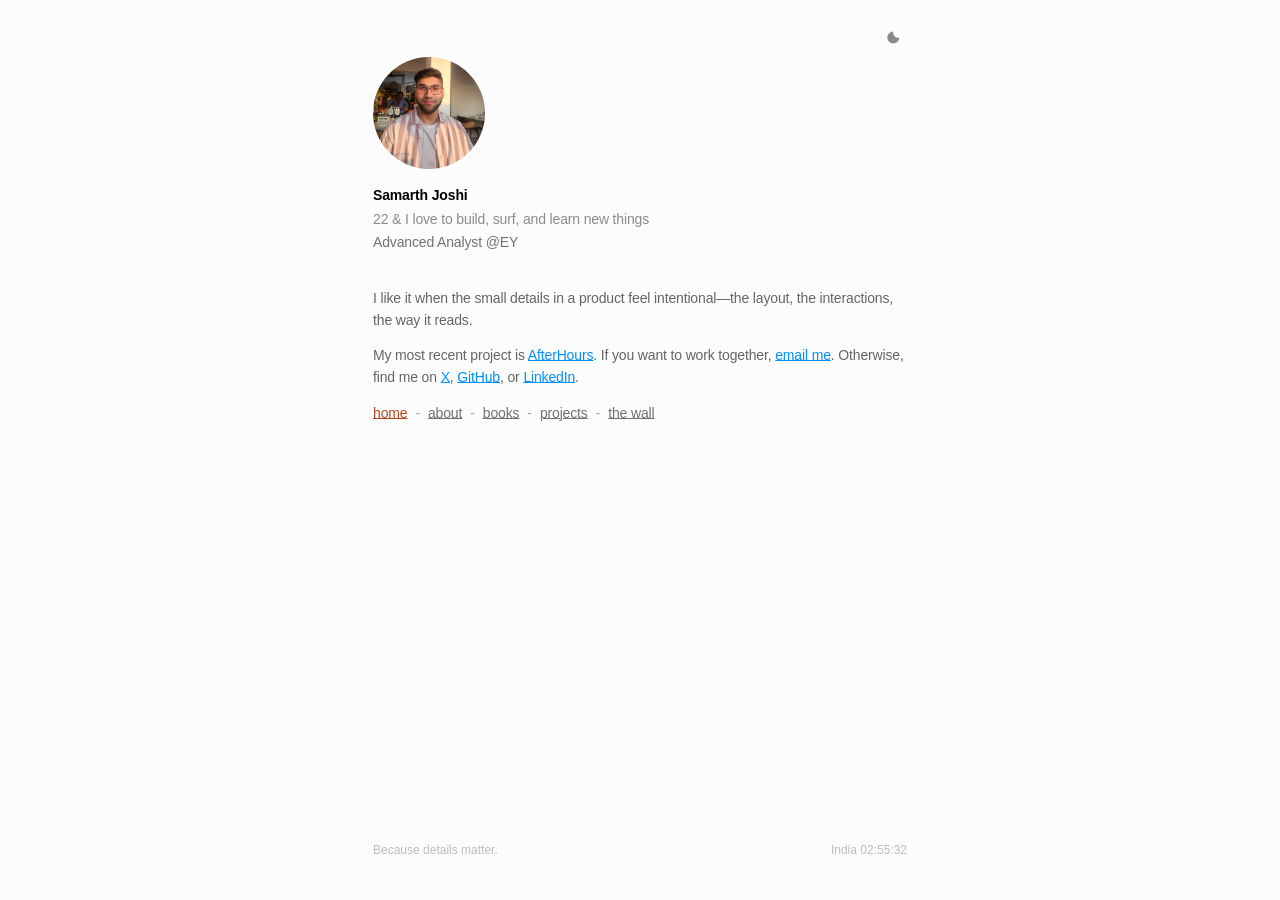
<file: index.html>
<!DOCTYPE html>
<html lang="en">
<head>
  <meta charset="UTF-8">
  <meta name="viewport" content="width=device-width, initial-scale=1.0">
  <title>Samarth Joshi · Builder</title>
  <meta name="description" content="Samarth Joshi is a 22 year old based in India who loves to build, surf, and learn new things.">
  <link rel="canonical" href="/">
  <meta property="og:title" content="Samarth Joshi · Builder">
  <meta property="og:description" content="Samarth Joshi is a 22 year old based in India who loves to build, surf, and learn new things.">
  <meta property="og:type" content="website">
  <script type="application/ld+json">
  {
    "@context": "https://schema.org",
    "@type": "Person",
    "name": "Samarth Joshi",
    "alternateName": "Samarth",
    "description": "22 year old based in India. Loves to build, surf, and learn new things.",
    "email": "mailto:samarth.joshi2004@gmail.com",
    "homeLocation": { "@type": "Place", "name": "India" },
    "nationality": { "@type": "Country", "name": "India" },
    "alumniOf": { "@type": "CollegeOrUniversity", "name": "Christ University" },
    "sameAs": [
      "https://github.com/Samarthjo",
      "https://x.com/SamarthJoshiSJ",
      "https://www.linkedin.com/in/samarth-joshi05/",
      "https://www.instagram.com/randomviewsof21yearold"
    ]
  }
  </script>
  <link rel="icon" type="image/jpeg" href="assets/samarth.jpg">
  <link rel="apple-touch-icon" href="assets/samarth.jpg">
  <link rel="stylesheet" href="styles.css">
  <script src="assets/theme.js"></script>
</head>
<body>
  <div class="main">
    <button class="theme-toggle" type="button" aria-label="Toggle color theme">
      <svg class="theme-icon-moon" width="16" height="16" viewBox="0 0 16 16" aria-hidden="true"><path d="M12.3 9.6a5 5 0 0 1-6-6 6 6 0 1 0 6 6z" fill="currentColor"/></svg>
      <svg class="theme-icon-sun" width="16" height="16" viewBox="0 0 16 16" aria-hidden="true"><circle cx="8" cy="8" r="3" fill="currentColor"/><g stroke="currentColor" stroke-width="1.4" stroke-linecap="round"><line x1="8" y1="1.8" x2="8" y2="3.2"/><line x1="8" y1="12.8" x2="8" y2="14.2"/><line x1="1.8" y1="8" x2="3.2" y2="8"/><line x1="12.8" y1="8" x2="14.2" y2="8"/><line x1="3.5" y1="3.5" x2="4.5" y2="4.5"/><line x1="11.5" y1="11.5" x2="12.5" y2="12.5"/><line x1="3.5" y1="12.5" x2="4.5" y2="11.5"/><line x1="11.5" y1="4.5" x2="12.5" y2="3.5"/></g></svg>
    </button>
    <div class="content">
      <header class="header">
        <a class="avatar" href="index.html" aria-label="Home">
          <img src="assets/samarth.jpg" alt="Portrait of Samarth Joshi" onerror="this.onerror=null;this.src='assets/avatar.svg';">
        </a>
        <div>
          <h1>Samarth Joshi</h1>
          <p>22 &amp; I love to build, surf, and learn new things</p>
          <p class="role-line">Advanced Analyst @EY</p>
        </div>
      </header>

      <section class="intro">
        <p>I like it when the small details in a product feel intentional&mdash;the layout, the interactions, the way it reads.</p>
        <p>My most recent project is <a href="https://afterhours-dun.vercel.app" target="_blank" rel="noopener">AfterHours</a>. If you want to work together, <a href="mailto:samarth.joshi2004@gmail.com">email me</a>. Otherwise, find me on <a href="https://x.com/SamarthJoshiSJ" target="_blank" rel="noopener">X</a>, <a href="https://github.com/Samarthjo" target="_blank" rel="noopener">GitHub</a>, or <a href="https://www.linkedin.com/in/samarth-joshi05/" target="_blank" rel="noopener">LinkedIn</a>.</p>
      </section>

      <nav class="tabs" aria-label="Section navigation">
        <a href="index.html" class="active">home</a>
        <span class="sep">-</span>
        <a href="about.html">about</a>
        <span class="sep">-</span>
        <a href="books.html">books</a>
        <span class="sep">-</span>
        <a href="projects.html">projects</a>
        <span class="sep">-</span>
        <a href="cool-stuff.html">the wall</a>
      </nav>
    </div>

    <footer class="footer">
      <p>Because <span class="details">details<span class="tooltip">Like this one.</span></span> matter.</p>
      <p class="clock">India <span id="clock-time">00:00:00</span></p>
    </footer>
  </div>
  <script>
    (function () {
      var clockEl = document.getElementById('clock-time');
      var fmt = new Intl.DateTimeFormat('en-GB', {
        timeZone: 'Asia/Kolkata',
        hour: '2-digit', minute: '2-digit', second: '2-digit', hour12: false
      });
      function tick() { clockEl.textContent = fmt.format(new Date()); }
      tick();
      setInterval(tick, 1000);
    })();
  </script>
</body>
</html>
</file>
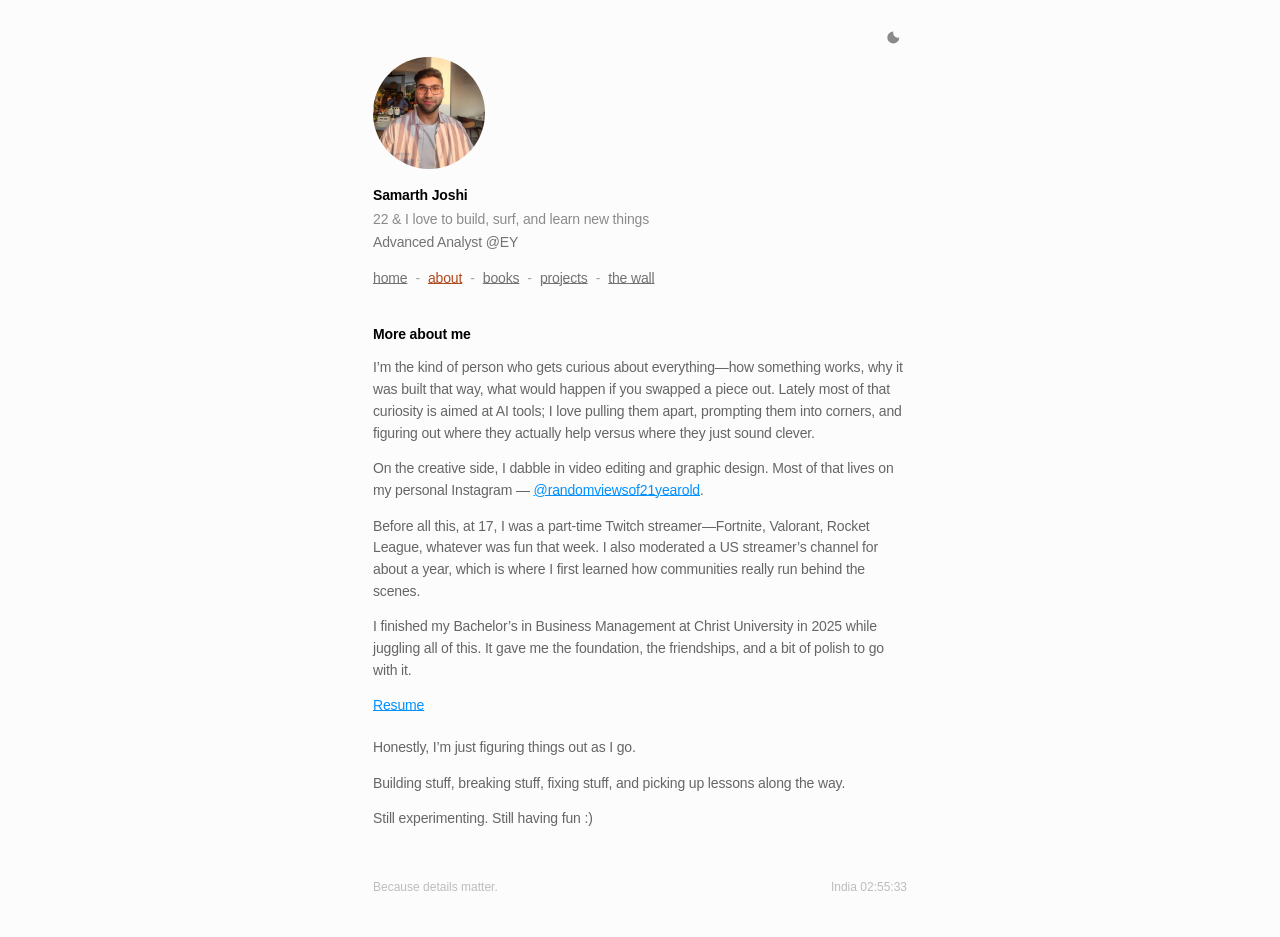
<file: about.html>
<!DOCTYPE html>
<html lang="en">
<head>
  <meta charset="UTF-8">
  <meta name="viewport" content="width=device-width, initial-scale=1.0">
  <title>About · Samarth Joshi</title>
  <meta name="description" content="More about Samarth Joshi.">
  <link rel="icon" type="image/jpeg" href="assets/samarth.jpg">
  <link rel="apple-touch-icon" href="assets/samarth.jpg">
  <link rel="stylesheet" href="styles.css">
  <script src="assets/theme.js"></script>
</head>
<body>
  <div class="main">
    <button class="theme-toggle" type="button" aria-label="Toggle color theme">
      <svg class="theme-icon-moon" width="16" height="16" viewBox="0 0 16 16" aria-hidden="true"><path d="M12.3 9.6a5 5 0 0 1-6-6 6 6 0 1 0 6 6z" fill="currentColor"/></svg>
      <svg class="theme-icon-sun" width="16" height="16" viewBox="0 0 16 16" aria-hidden="true"><circle cx="8" cy="8" r="3" fill="currentColor"/><g stroke="currentColor" stroke-width="1.4" stroke-linecap="round"><line x1="8" y1="1.8" x2="8" y2="3.2"/><line x1="8" y1="12.8" x2="8" y2="14.2"/><line x1="1.8" y1="8" x2="3.2" y2="8"/><line x1="12.8" y1="8" x2="14.2" y2="8"/><line x1="3.5" y1="3.5" x2="4.5" y2="4.5"/><line x1="11.5" y1="11.5" x2="12.5" y2="12.5"/><line x1="3.5" y1="12.5" x2="4.5" y2="11.5"/><line x1="11.5" y1="4.5" x2="12.5" y2="3.5"/></g></svg>
    </button>
    <div class="content">
      <header class="header">
        <a class="avatar" href="index.html" aria-label="Home">
          <img src="assets/samarth.jpg" alt="Portrait of Samarth Joshi" onerror="this.onerror=null;this.src='assets/avatar.svg';">
        </a>
        <div>
          <h1>Samarth Joshi</h1>
          <p>22 &amp; I love to build, surf, and learn new things</p>
          <p class="role-line">Advanced Analyst @EY</p>
        </div>
      </header>

      <nav class="tabs" aria-label="Section navigation">
        <a href="index.html">home</a>
        <span class="sep">-</span>
        <a href="about.html" class="active">about</a>
        <span class="sep">-</span>
        <a href="books.html">books</a>
        <span class="sep">-</span>
        <a href="projects.html">projects</a>
        <span class="sep">-</span>
        <a href="cool-stuff.html">the wall</a>
      </nav>

      <section class="about">
        <h2>More about me</h2>
        <p>I&rsquo;m the kind of person who gets curious about everything&mdash;how something works, why it was built that way, what would happen if you swapped a piece out. Lately most of that curiosity is aimed at AI tools; I love pulling them apart, prompting them into corners, and figuring out where they actually help versus where they just sound clever.</p>
        <p>On the creative side, I dabble in video editing and graphic design. Most of that lives on my personal Instagram &mdash; <a href="https://www.instagram.com/randomviewsof21yearold?igsi=MXc3N21tY2IzOXdkMA%3D%3D&amp;utm_source=qr" target="_blank" rel="noopener">@randomviewsof21yearold</a>.</p>
        <p>Before all this, at 17, I was a part-time Twitch streamer&mdash;Fortnite, Valorant, Rocket League, whatever was fun that week. I also moderated a US streamer&rsquo;s channel for about a year, which is where I first learned how communities really run behind the scenes.</p>
        <p>I finished my Bachelor&rsquo;s in Business Management at Christ University in 2025 while juggling all of this. It gave me the foundation, the friendships, and a bit of polish to go with it.</p>

        <p class="resume-line"><a href="assets/samarth-resume.pdf" target="_blank" rel="noopener">Resume</a></p>

        <p>Honestly, I&rsquo;m just figuring things out as I go.</p>
        <p>Building stuff, breaking stuff, fixing stuff, and picking up lessons along the way.</p>
        <p>Still experimenting. Still having fun :)</p>
      </section>
    </div>

    <footer class="footer">
      <p>Because <span class="details">details<span class="tooltip">Like this one.</span></span> matter.</p>
      <p class="clock">India <span id="clock-time">00:00:00</span></p>
    </footer>
  </div>
  <script>
    (function () {
      var clockEl = document.getElementById('clock-time');
      var fmt = new Intl.DateTimeFormat('en-GB', {
        timeZone: 'Asia/Kolkata',
        hour: '2-digit', minute: '2-digit', second: '2-digit', hour12: false
      });
      function tick() { clockEl.textContent = fmt.format(new Date()); }
      tick();
      setInterval(tick, 1000);
    })();
  </script>
</body>
</html>
</file>
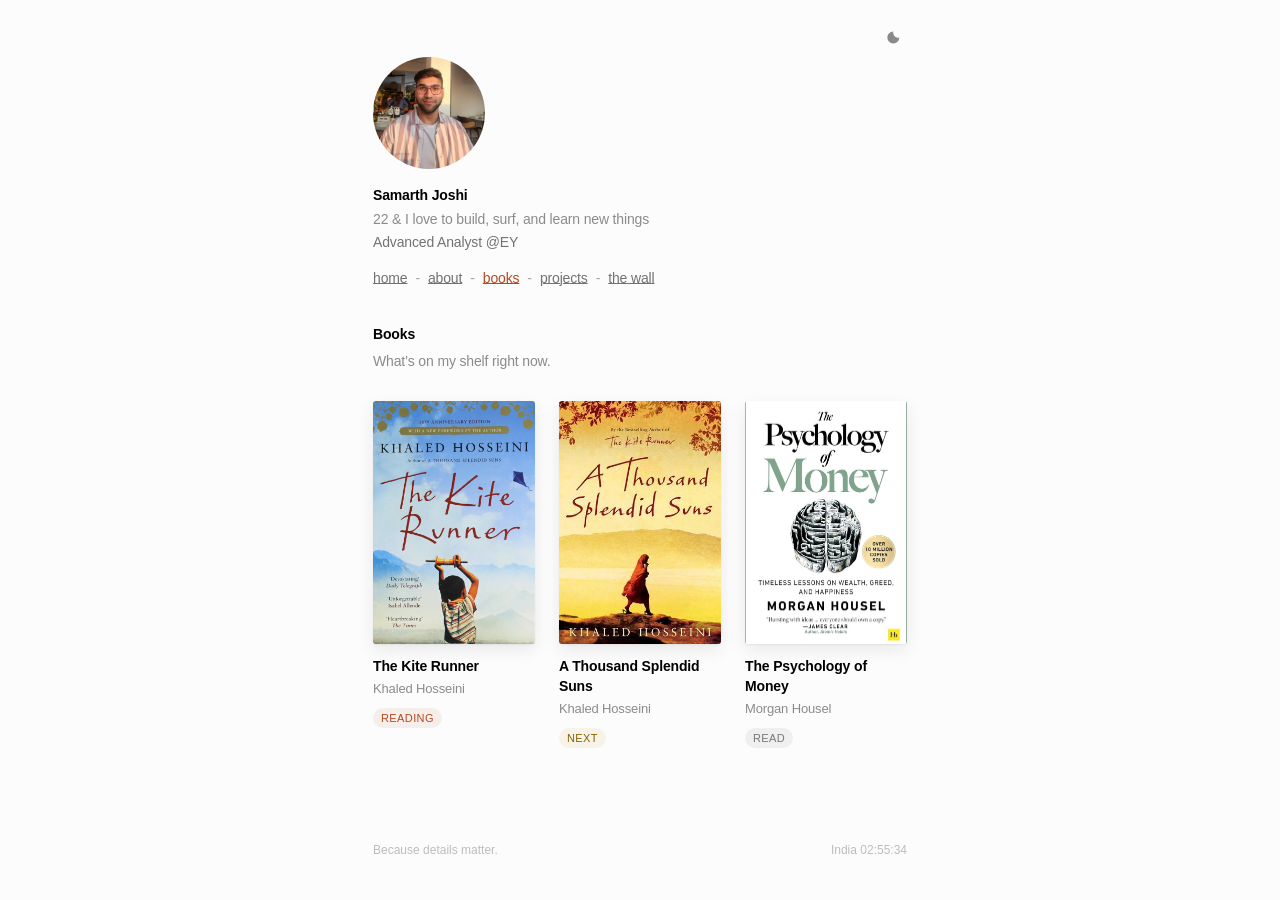
<file: books.html>
<!DOCTYPE html>
<html lang="en">
<head>
  <meta charset="UTF-8">
  <meta name="viewport" content="width=device-width, initial-scale=1.0">
  <title>Books · Samarth Joshi</title>
  <meta name="description" content="What Samarth is reading.">
  <link rel="icon" type="image/jpeg" href="assets/samarth.jpg">
  <link rel="apple-touch-icon" href="assets/samarth.jpg">
  <link rel="stylesheet" href="styles.css">
  <script src="assets/theme.js"></script>
</head>
<body>
  <div class="main">
    <button class="theme-toggle" type="button" aria-label="Toggle color theme">
      <svg class="theme-icon-moon" width="16" height="16" viewBox="0 0 16 16" aria-hidden="true"><path d="M12.3 9.6a5 5 0 0 1-6-6 6 6 0 1 0 6 6z" fill="currentColor"/></svg>
      <svg class="theme-icon-sun" width="16" height="16" viewBox="0 0 16 16" aria-hidden="true"><circle cx="8" cy="8" r="3" fill="currentColor"/><g stroke="currentColor" stroke-width="1.4" stroke-linecap="round"><line x1="8" y1="1.8" x2="8" y2="3.2"/><line x1="8" y1="12.8" x2="8" y2="14.2"/><line x1="1.8" y1="8" x2="3.2" y2="8"/><line x1="12.8" y1="8" x2="14.2" y2="8"/><line x1="3.5" y1="3.5" x2="4.5" y2="4.5"/><line x1="11.5" y1="11.5" x2="12.5" y2="12.5"/><line x1="3.5" y1="12.5" x2="4.5" y2="11.5"/><line x1="11.5" y1="4.5" x2="12.5" y2="3.5"/></g></svg>
    </button>
    <div class="content">
      <header class="header">
        <a class="avatar" href="index.html" aria-label="Home">
          <img src="assets/samarth.jpg" alt="Portrait of Samarth Joshi" onerror="this.onerror=null;this.src='assets/avatar.svg';">
        </a>
        <div>
          <h1>Samarth Joshi</h1>
          <p>22 &amp; I love to build, surf, and learn new things</p>
          <p class="role-line">Advanced Analyst @EY</p>
        </div>
      </header>

      <nav class="tabs" aria-label="Section navigation">
        <a href="index.html">home</a>
        <span class="sep">-</span>
        <a href="about.html">about</a>
        <span class="sep">-</span>
        <a href="books.html" class="active">books</a>
        <span class="sep">-</span>
        <a href="projects.html">projects</a>
        <span class="sep">-</span>
        <a href="cool-stuff.html">the wall</a>
      </nav>

      <section class="books-page">
        <h2>Books</h2>
        <p class="lede">What&rsquo;s on my shelf right now.</p>

        <div class="book-grid">
          <figure class="book">
            <span class="cover">
              <img src="assets/books/kite-runner.jpg" alt="The Kite Runner by Khaled Hosseini" onerror="this.onerror=null;this.src='assets/books/placeholder.svg';">
            </span>
            <figcaption>
              <span class="title">The Kite Runner</span>
              <span class="author">Khaled Hosseini</span>
              <span class="status status-reading">Reading</span>
            </figcaption>
          </figure>

          <figure class="book">
            <span class="cover">
              <img src="assets/books/thousand-splendid-suns.jpg" alt="A Thousand Splendid Suns by Khaled Hosseini" onerror="this.onerror=null;this.src='assets/books/placeholder.svg';">
            </span>
            <figcaption>
              <span class="title">A Thousand Splendid Suns</span>
              <span class="author">Khaled Hosseini</span>
              <span class="status status-next">Next</span>
            </figcaption>
          </figure>

          <figure class="book">
            <span class="cover">
              <img src="assets/books/psychology-of-money.jpg" alt="The Psychology of Money by Morgan Housel" onerror="this.onerror=null;this.src='assets/books/placeholder.svg';">
            </span>
            <figcaption>
              <span class="title">The Psychology of Money</span>
              <span class="author">Morgan Housel</span>
              <span class="status status-read">Read</span>
            </figcaption>
          </figure>
        </div>
      </section>
    </div>

    <footer class="footer">
      <p>Because <span class="details">details<span class="tooltip">Like this one.</span></span> matter.</p>
      <p class="clock">India <span id="clock-time">00:00:00</span></p>
    </footer>
  </div>
  <script>
    (function () {
      var clockEl = document.getElementById('clock-time');
      var fmt = new Intl.DateTimeFormat('en-GB', {
        timeZone: 'Asia/Kolkata',
        hour: '2-digit', minute: '2-digit', second: '2-digit', hour12: false
      });
      function tick() { clockEl.textContent = fmt.format(new Date()); }
      tick();
      setInterval(tick, 1000);
    })();
  </script>
</body>
</html>
</file>
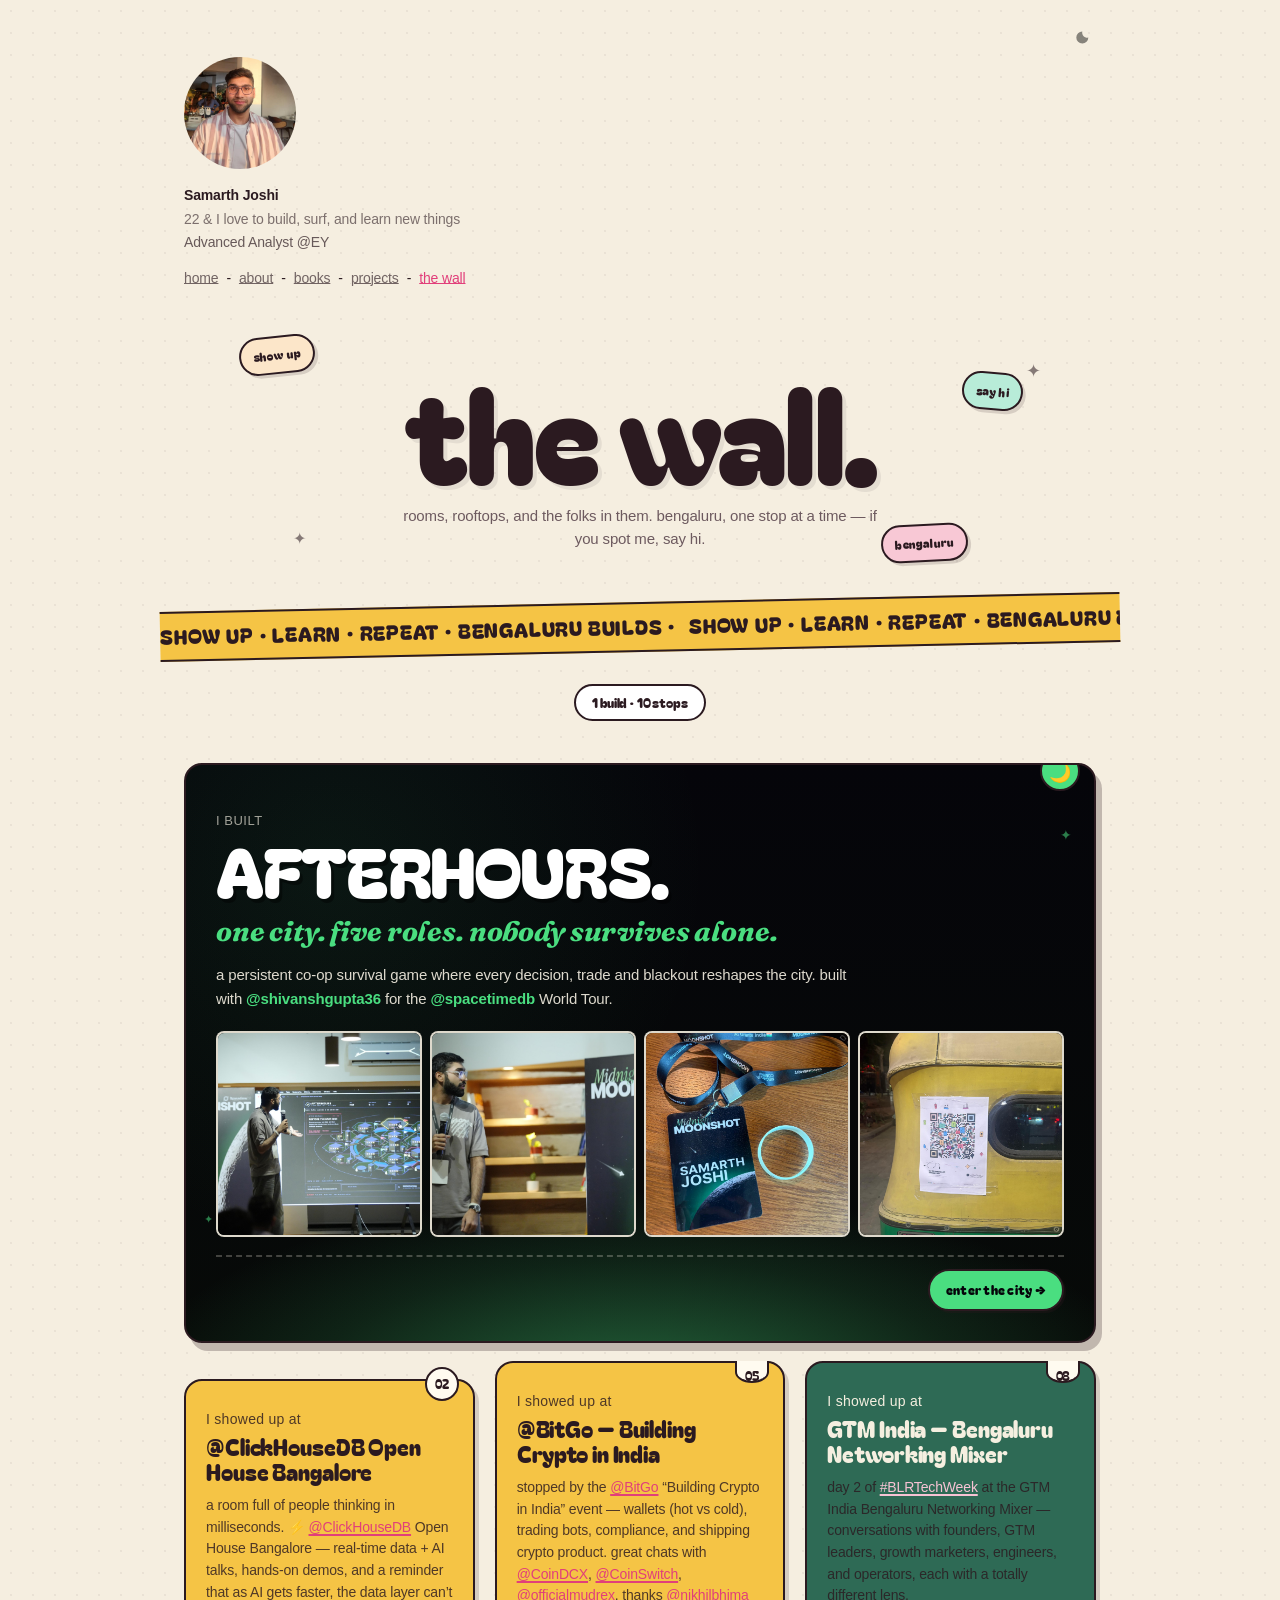
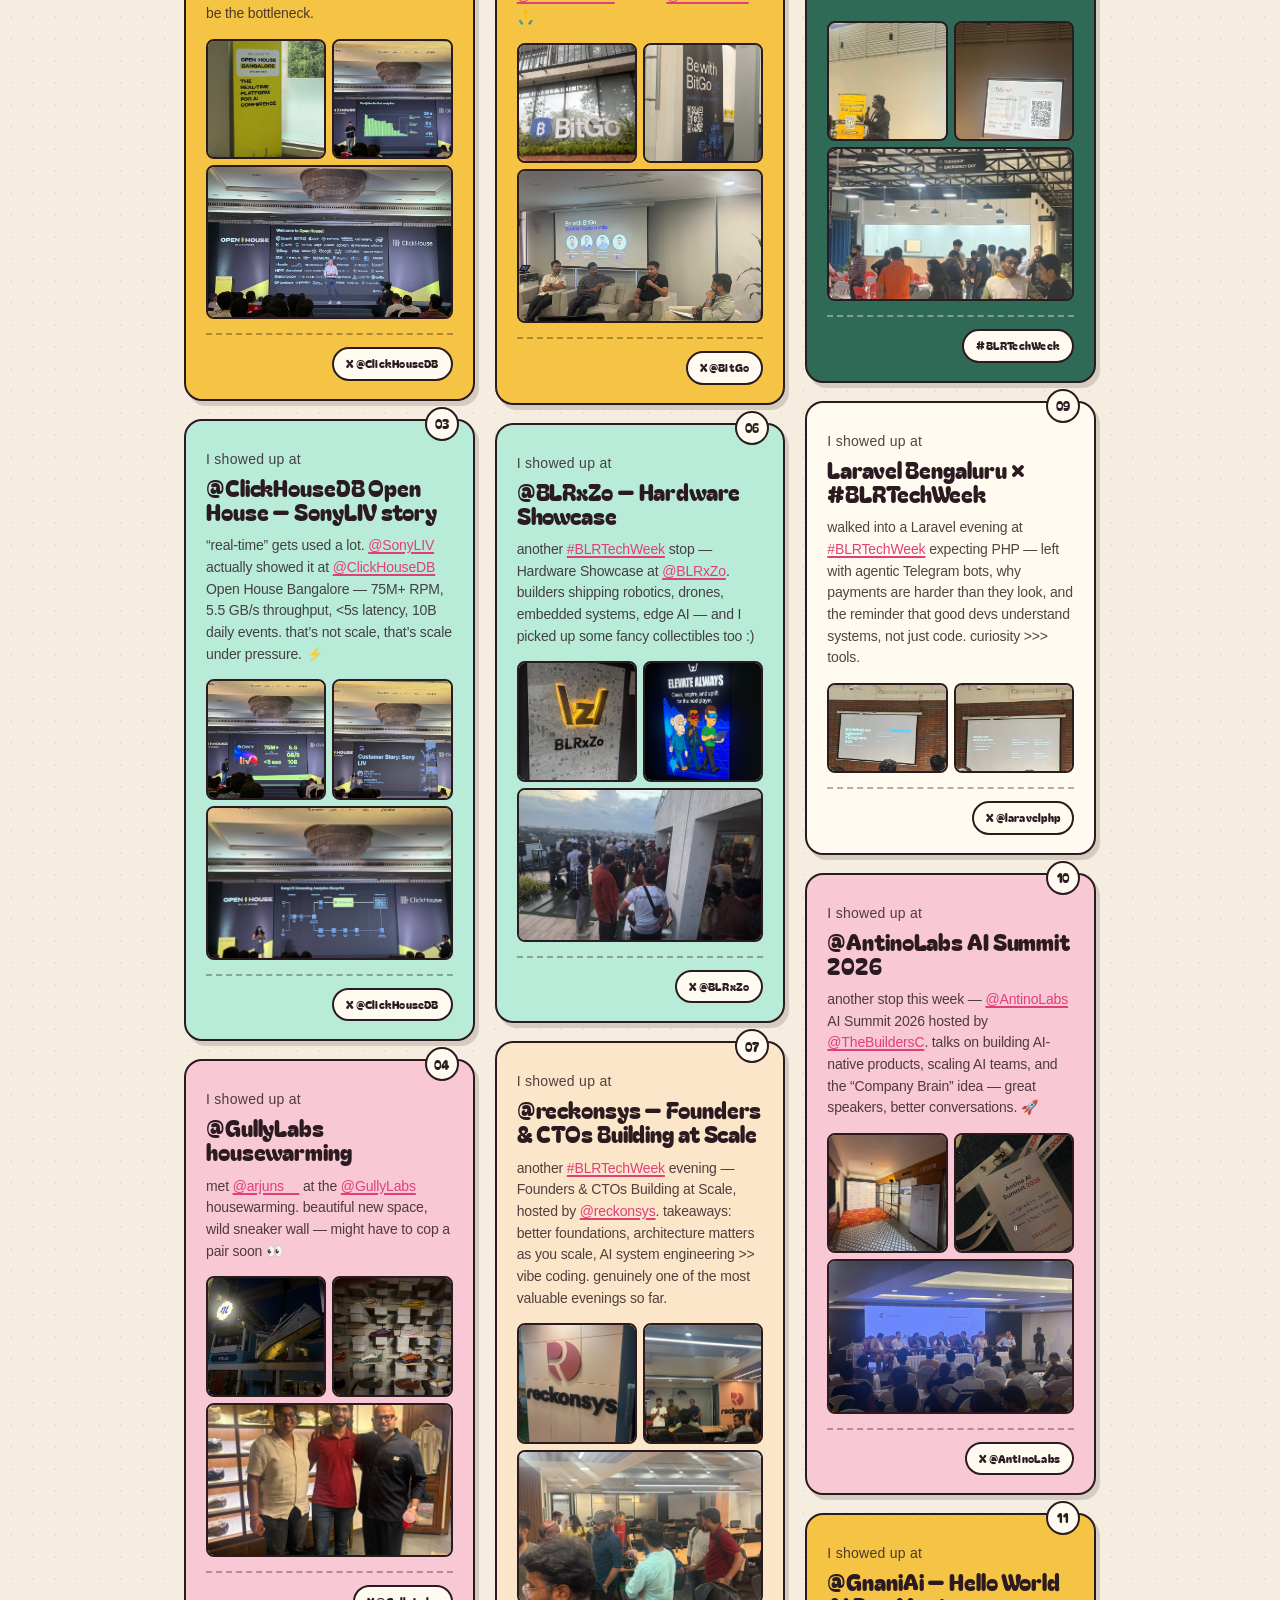
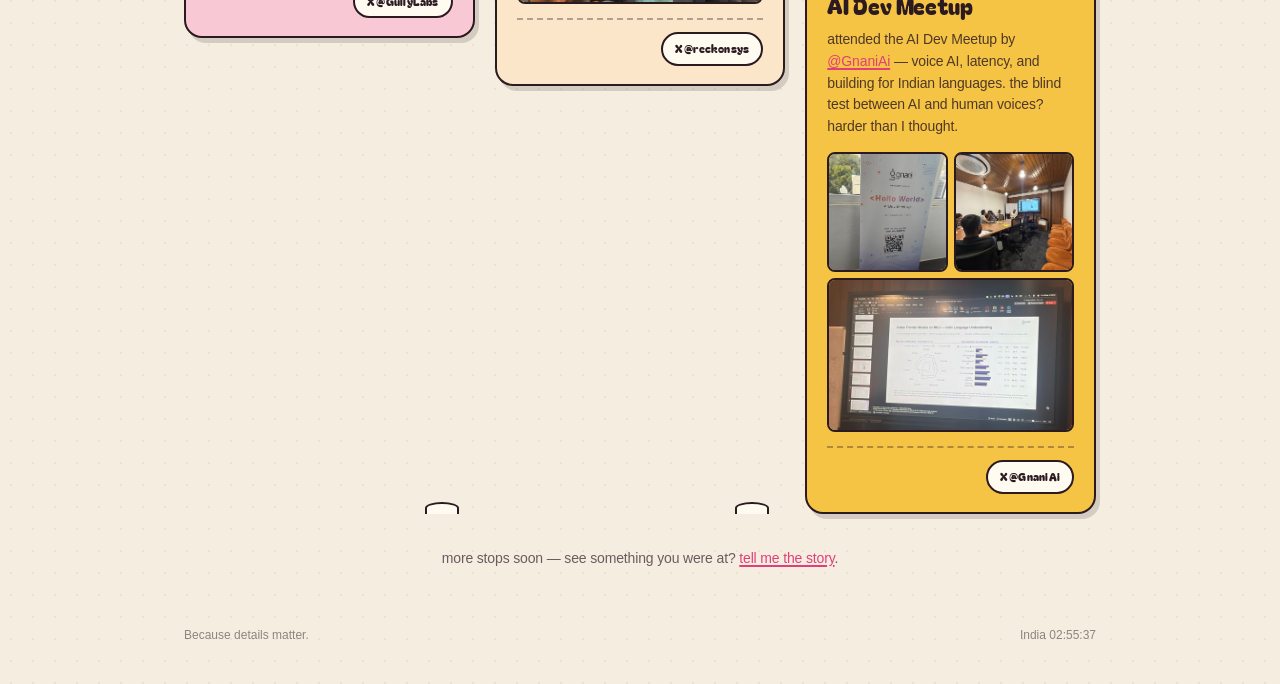
<file: cool-stuff.html>
<!DOCTYPE html>
<html lang="en">
<head>
  <meta charset="UTF-8">
  <meta name="viewport" content="width=device-width, initial-scale=1.0">
  <title>The wall &middot; Samarth Joshi</title>
  <meta name="description" content="Notes from being out and about in Bengaluru.">
  <link rel="icon" type="image/jpeg" href="assets/samarth.jpg">
  <link rel="apple-touch-icon" href="assets/samarth.jpg">
  <link rel="preconnect" href="https://fonts.googleapis.com">
  <link rel="preconnect" href="https://fonts.gstatic.com" crossorigin>
  <link href="https://fonts.googleapis.com/css2?family=Bagel+Fat+One&family=Fraunces:opsz,wght@9..144,700;9..144,900&display=swap" rel="stylesheet">
  <link rel="stylesheet" href="styles.css">
  <script src="assets/theme.js"></script>
</head>
<body class="cool-page">
  <div class="main">
    <button class="theme-toggle" type="button" aria-label="Toggle color theme">
      <svg class="theme-icon-moon" width="16" height="16" viewBox="0 0 16 16" aria-hidden="true"><path d="M12.3 9.6a5 5 0 0 1-6-6 6 6 0 1 0 6 6z" fill="currentColor"/></svg>
      <svg class="theme-icon-sun" width="16" height="16" viewBox="0 0 16 16" aria-hidden="true"><circle cx="8" cy="8" r="3" fill="currentColor"/><g stroke="currentColor" stroke-width="1.4" stroke-linecap="round"><line x1="8" y1="1.8" x2="8" y2="3.2"/><line x1="8" y1="12.8" x2="8" y2="14.2"/><line x1="1.8" y1="8" x2="3.2" y2="8"/><line x1="12.8" y1="8" x2="14.2" y2="8"/><line x1="3.5" y1="3.5" x2="4.5" y2="4.5"/><line x1="11.5" y1="11.5" x2="12.5" y2="12.5"/><line x1="3.5" y1="12.5" x2="4.5" y2="11.5"/><line x1="11.5" y1="4.5" x2="12.5" y2="3.5"/></g></svg>
    </button>
    <div class="content">
      <header class="header">
        <a class="avatar" href="index.html" aria-label="Home">
          <img src="assets/samarth.jpg" alt="Portrait of Samarth Joshi" onerror="this.onerror=null;this.src='assets/avatar.svg';">
        </a>
        <div>
          <h1>Samarth Joshi</h1>
          <p>22 &amp; I love to build, surf, and learn new things</p>
          <p class="role-line">Advanced Analyst @EY</p>
        </div>
      </header>

      <nav class="tabs" aria-label="Section navigation">
        <a href="index.html">home</a>
        <span class="sep">-</span>
        <a href="about.html">about</a>
        <span class="sep">-</span>
        <a href="books.html">books</a>
        <span class="sep">-</span>
        <a href="projects.html">projects</a>
        <span class="sep">-</span>
        <a href="cool-stuff.html" class="active">the wall</a>
      </nav>

      <section class="wall">
        <div class="wall-hero">
          <span class="wall-sparkle wall-sparkle-a" aria-hidden="true">&#10022;</span>
          <span class="wall-sparkle wall-sparkle-b" aria-hidden="true">&#10022;</span>
          <span class="wall-sparkle wall-sparkle-c" aria-hidden="true">&#10022;</span>
          <span class="sticker sticker-a">show up</span>
          <span class="sticker sticker-b">say hi</span>
          <span class="sticker sticker-c">bengaluru</span>
          <h2 class="wall-title">the wall.</h2>
          <p class="wall-lede">rooms, rooftops, and the folks in them. bengaluru, one stop at a time &mdash; if you spot me, say hi.</p>
        </div>

        <div class="wall-marquee" aria-hidden="true">
          <div class="wall-marquee-track">
            <span>show up &middot; learn &middot; repeat &middot; bengaluru builds &middot;&nbsp;</span>
            <span>show up &middot; learn &middot; repeat &middot; bengaluru builds &middot;&nbsp;</span>
            <span>show up &middot; learn &middot; repeat &middot; bengaluru builds &middot;&nbsp;</span>
            <span>show up &middot; learn &middot; repeat &middot; bengaluru builds &middot;&nbsp;</span>
          </div>
        </div>

        <div class="wall-count-wrap">
          <span class="wall-count">1 build &middot; 10 stops</span>
        </div>

        <div class="wall-grid">

          <a class="wall-card wall-card--feature" href="https://afterhours-dun.vercel.app" target="_blank" rel="noopener" aria-label="Enter AFTERHOURS &mdash; open the game">
            <span class="wall-card-num">&#127769;</span>
            <p class="wall-card-eyebrow">I built</p>
            <h3>AFTERHOURS.</h3>
            <p class="wall-card-tagline">one city. five roles. nobody survives alone.</p>
            <p>a persistent co-op survival game where every decision, trade and blackout reshapes the city. built with <span class="wall-mention">@shivanshgupta36</span> for the <span class="wall-mention">@spacetimedb</span> World Tour.</p>
            <div class="wall-card-imgs wall-card-imgs--4">
              <img src="assets/cool/afterhours-1.jpg" alt="AFTERHOURS game screen displayed at the Midnight Moonshot showcase" loading="lazy">
              <img src="assets/cool/afterhours-2.jpg" alt="Samarth pitching AFTERHOURS beside the Midnight Moonshot banner" loading="lazy">
              <img src="assets/cool/afterhours-3.jpg" alt="Midnight Moonshot builder badge for Samarth Joshi" loading="lazy">
              <img src="assets/cool/afterhours-4.jpg" alt="AFTERHOURS launch QR poster taped to a Bengaluru auto-rickshaw" loading="lazy">
            </div>
            <hr class="wall-dashed">
            <div class="wall-card-foot">
              <span class="handle">enter the city &rarr;</span>
            </div>
          </a>

          <article class="wall-card wall-card--yellow">
            <span class="wall-card-num">02</span>
            <p class="wall-card-eyebrow">I showed up at</p>
            <h3>@ClickHouseDB Open House Bangalore</h3>
            <p>a room full of people thinking in milliseconds. &#9889; <a href="https://x.com/ClickHouseDB" target="_blank" rel="noopener">@ClickHouseDB</a> Open House Bangalore &mdash; real-time data + AI talks, hands-on demos, and a reminder that as AI gets faster, the data layer can&rsquo;t be the bottleneck.</p>
            <div class="wall-card-imgs">
              <img src="assets/cool/openhouse-1.jpg" alt="Welcome to Open House Bangalore &mdash; The Real-Time Platform for AI Conference banner" loading="lazy">
              <img src="assets/cool/openhouse-2.jpg" alt="ClickHouse Fast joins for fast analytics keynote" loading="lazy">
              <img src="assets/cool/openhouse-3.jpg" alt="Open House customer logo wall with OpenAI, Netflix, Anthropic, and more" loading="lazy">
            </div>
            <hr class="wall-dashed">
            <div class="wall-card-foot">
              <a href="https://x.com/ClickHouseDB" target="_blank" rel="noopener" class="handle">X @ClickHouseDB</a>
            </div>
          </article>

          <article class="wall-card wall-card--teal">
            <span class="wall-card-num">03</span>
            <p class="wall-card-eyebrow">I showed up at</p>
            <h3>@ClickHouseDB Open House &mdash; SonyLIV story</h3>
            <p>&ldquo;real-time&rdquo; gets used a lot. <a href="https://x.com/SonyLIV" target="_blank" rel="noopener">@SonyLIV</a> actually showed it at <a href="https://x.com/ClickHouseDB" target="_blank" rel="noopener">@ClickHouseDB</a> Open House Bangalore &mdash; 75M+ RPM, 5.5 GB/s throughput, &lt;5s latency, 10B daily events. that&rsquo;s not scale, that&rsquo;s scale under pressure. &#9889;</p>
            <div class="wall-card-imgs">
              <img src="assets/cool/clickhouse-1.jpg" alt="SonyLIV scale stats: 75M+ RPM, 5.5 GB/s, sub-5s latency, 10B daily events" loading="lazy">
              <img src="assets/cool/clickhouse-2.webp" alt="Customer Story: Sony LIV title slide with Saloni Jain and Akshay Kokate" loading="lazy">
              <img src="assets/cool/clickhouse-3.jpg" alt="SonyLIV Streaming Analytics Blueprint architecture diagram" loading="lazy">
            </div>
            <hr class="wall-dashed">
            <div class="wall-card-foot">
              <a href="https://x.com/ClickHouseDB" target="_blank" rel="noopener" class="handle">X @ClickHouseDB</a>
            </div>
          </article>

          <article class="wall-card wall-card--pink">
            <span class="wall-card-num">04</span>
            <p class="wall-card-eyebrow">I showed up at</p>
            <h3>@GullyLabs housewarming</h3>
            <p>met <a href="https://x.com/arjuns__" target="_blank" rel="noopener">@arjuns__</a> at the <a href="https://x.com/GullyLabs" target="_blank" rel="noopener">@GullyLabs</a> housewarming. beautiful new space, wild sneaker wall &mdash; might have to cop a pair soon &#128064;</p>
            <div class="wall-card-imgs">
              <img src="assets/cool/gullylabs-1.jpg" alt="GullyLabs storefront at night with a giant hanging sneaker" loading="lazy">
              <img src="assets/cool/gullylabs-3.jpg" alt="Wall of sneakers on staggered concrete blocks" loading="lazy">
              <img src="assets/cool/gullylabs-4.jpg" alt="Samarth with the GullyLabs team inside the store" loading="lazy">
            </div>
            <hr class="wall-dashed">
            <div class="wall-card-foot">
              <a href="https://x.com/GullyLabs" target="_blank" rel="noopener" class="handle">X @GullyLabs</a>
            </div>
          </article>

          <article class="wall-card wall-card--yellow">
            <span class="wall-card-num">05</span>
            <p class="wall-card-eyebrow">I showed up at</p>
            <h3>@BitGo &mdash; Building Crypto in India</h3>
            <p>stopped by the <a href="https://x.com/BitGo" target="_blank" rel="noopener">@BitGo</a> &ldquo;Building Crypto in India&rdquo; event &mdash; wallets (hot vs cold), trading bots, compliance, and shipping crypto product. great chats with <a href="https://x.com/CoinDCX" target="_blank" rel="noopener">@CoinDCX</a>, <a href="https://x.com/CoinSwitch" target="_blank" rel="noopener">@CoinSwitch</a>, <a href="https://x.com/officialmudrex" target="_blank" rel="noopener">@officialmudrex</a>. thanks <a href="https://x.com/nikhilbhima" target="_blank" rel="noopener">@nikhilbhima</a> &#128591;</p>
            <div class="wall-card-imgs">
              <img src="assets/cool/bitgo-1.jpg" alt="BitGo office exterior sign" loading="lazy">
              <img src="assets/cool/bitgo-2.jpg" alt="Be with BitGo &mdash; Building Crypto in India banner" loading="lazy">
              <img src="assets/cool/bitgo-3.jpg" alt="Panel discussion at the BitGo event" loading="lazy">
            </div>
            <hr class="wall-dashed">
            <div class="wall-card-foot">
              <a href="https://x.com/BitGo" target="_blank" rel="noopener" class="handle">X @BitGo</a>
            </div>
          </article>

          <article class="wall-card wall-card--teal">
            <span class="wall-card-num">06</span>
            <p class="wall-card-eyebrow">I showed up at</p>
            <h3>@BLRxZo &mdash; Hardware Showcase</h3>
            <p>another <a href="https://x.com/hashtag/BLRTechWeek" target="_blank" rel="noopener">#BLRTechWeek</a> stop &mdash; Hardware Showcase at <a href="https://x.com/BLRxZo" target="_blank" rel="noopener">@BLRxZo</a>. builders shipping robotics, drones, embedded systems, edge AI &mdash; and I picked up some fancy collectibles too :)</p>
            <div class="wall-card-imgs">
              <img src="assets/cool/blrxzo-1.jpg" alt="BLRxZo signage at the venue" loading="lazy">
              <img src="assets/cool/blrxzo-2.jpg" alt="Elevate Always poster from the Hardware Showcase" loading="lazy">
              <img src="assets/cool/blrxzo-3.jpg" alt="Rooftop crowd at the BLRxZo Hardware Showcase" loading="lazy">
            </div>
            <hr class="wall-dashed">
            <div class="wall-card-foot">
              <a href="https://x.com/BLRxZo" target="_blank" rel="noopener" class="handle">X @BLRxZo</a>
            </div>
          </article>

          <article class="wall-card wall-card--peach">
            <span class="wall-card-num">07</span>
            <p class="wall-card-eyebrow">I showed up at</p>
            <h3>@reckonsys &mdash; Founders &amp; CTOs Building at Scale</h3>
            <p>another <a href="https://x.com/hashtag/BLRTechWeek" target="_blank" rel="noopener">#BLRTechWeek</a> evening &mdash; Founders &amp; CTOs Building at Scale, hosted by <a href="https://x.com/reckonsys" target="_blank" rel="noopener">@reckonsys</a>. takeaways: better foundations, architecture matters as you scale, AI system engineering &gt;&gt; vibe coding. genuinely one of the most valuable evenings so far.</p>
            <div class="wall-card-imgs">
              <img src="assets/cool/reckonsys-1.jpg" alt="Reckonsys logo signage at the venue" loading="lazy">
              <img src="assets/cool/reckonsys-2.jpg" alt="Panel discussion at the Reckonsys event" loading="lazy">
              <img src="assets/cool/reckonsys-3.jpg" alt="Networking after the Reckonsys session" loading="lazy">
            </div>
            <hr class="wall-dashed">
            <div class="wall-card-foot">
              <a href="https://x.com/reckonsys" target="_blank" rel="noopener" class="handle">X @reckonsys</a>
            </div>
          </article>

          <article class="wall-card wall-card--green">
            <span class="wall-card-num">08</span>
            <p class="wall-card-eyebrow">I showed up at</p>
            <h3>GTM India &mdash; Bengaluru Networking Mixer</h3>
            <p>day 2 of <a href="https://x.com/hashtag/BLRTechWeek" target="_blank" rel="noopener">#BLRTechWeek</a> at the GTM India Bengaluru Networking Mixer &mdash; conversations with founders, GTM leaders, growth marketers, engineers, and operators, each with a totally different lens.</p>
            <div class="wall-card-imgs">
              <img src="assets/cool/gtmindia-1.jpg" alt="Speaker at the GTM India Networking Mixer" loading="lazy">
              <img src="assets/cool/gtmindia-2.jpg" alt="GTM India Networking Mixer 05 event slide" loading="lazy">
              <img src="assets/cool/gtmindia-3.jpg" alt="Networking crowd at the GTM India mixer" loading="lazy">
            </div>
            <hr class="wall-dashed">
            <div class="wall-card-foot">
              <a href="https://x.com/hashtag/BLRTechWeek" target="_blank" rel="noopener" class="handle">#BLRTechWeek</a>
            </div>
          </article>

          <article class="wall-card wall-card--cream">
            <span class="wall-card-num">09</span>
            <p class="wall-card-eyebrow">I showed up at</p>
            <h3>Laravel Bengaluru &times; #BLRTechWeek</h3>
            <p>walked into a Laravel evening at <a href="https://x.com/hashtag/BLRTechWeek" target="_blank" rel="noopener">#BLRTechWeek</a> expecting PHP &mdash; left with agentic Telegram bots, why payments are harder than they look, and the reminder that good devs understand systems, not just code. curiosity &gt;&gt;&gt; tools.</p>
            <div class="wall-card-imgs wall-card-imgs--2">
              <img src="assets/cool/laravel-1.jpg" alt="Slide: Building an agentic Telegram bot" loading="lazy">
              <img src="assets/cool/laravel-2.jpg" alt="Slide: Where chat beats a screen" loading="lazy">
            </div>
            <hr class="wall-dashed">
            <div class="wall-card-foot">
              <a href="https://x.com/laravelphp" target="_blank" rel="noopener" class="handle">X @laravelphp</a>
            </div>
          </article>

          <article class="wall-card wall-card--pink">
            <span class="wall-card-num">10</span>
            <p class="wall-card-eyebrow">I showed up at</p>
            <h3>@AntinoLabs AI Summit 2026</h3>
            <p>another stop this week &mdash; <a href="https://x.com/AntinoLabs" target="_blank" rel="noopener">@AntinoLabs</a> AI Summit 2026 hosted by <a href="https://x.com/TheBuildersC" target="_blank" rel="noopener">@TheBuildersC</a>. talks on building AI-native products, scaling AI teams, and the &ldquo;Company Brain&rdquo; idea &mdash; great speakers, better conversations. &#128640;</p>
            <div class="wall-card-imgs">
              <img src="assets/cool/antino-1.jpg" alt="Registration area at Antino AI Summit 2026" loading="lazy">
              <img src="assets/cool/antino-3.jpg" alt="Delegate badge for Samarth Joshi, Business Analyst, Ernst &amp; Young" loading="lazy">
              <img src="assets/cool/antino-2.jpg" alt="Panel discussion on stage at Antino AI Summit" loading="lazy">
            </div>
            <hr class="wall-dashed">
            <div class="wall-card-foot">
              <a href="https://x.com/AntinoLabs" target="_blank" rel="noopener" class="handle">X @AntinoLabs</a>
            </div>
          </article>

          <article class="wall-card wall-card--yellow">
            <span class="wall-card-num">11</span>
            <p class="wall-card-eyebrow">I showed up at</p>
            <h3>@GnaniAi &mdash; Hello World AI Dev Meetup</h3>
            <p>attended the AI Dev Meetup by <a href="https://x.com/GnaniAi" target="_blank" rel="noopener">@GnaniAi</a> &mdash; voice AI, latency, and building for Indian languages. the blind test between AI and human voices? harder than I thought.</p>
            <div class="wall-card-imgs">
              <img src="assets/cool/gnani-1.jpg" alt="Gnani Hello World AI Dev Meetup banner" loading="lazy">
              <img src="assets/cool/gnani-2.jpg" alt="Conference room during the meetup" loading="lazy">
              <img src="assets/cool/gnani-3.jpg" alt="Slide comparing Indian frontier models on the MILU benchmark" loading="lazy">
            </div>
            <hr class="wall-dashed">
            <div class="wall-card-foot">
              <a href="https://x.com/GnaniAi" target="_blank" rel="noopener" class="handle">X @GnaniAi</a>
            </div>
          </article>

        </div>

        <p class="wall-outro">more stops soon &mdash; see something you were at? <a href="mailto:samarth.joshi2004@gmail.com">tell me the story</a>.</p>
      </section>
    </div>

    <footer class="footer">
      <p>Because <span class="details">details<span class="tooltip">Like this one.</span></span> matter.</p>
      <p class="clock">India <span id="clock-time">00:00:00</span></p>
    </footer>
  </div>
  <script>
    (function () {
      var clockEl = document.getElementById('clock-time');
      var fmt = new Intl.DateTimeFormat('en-GB', {
        timeZone: 'Asia/Kolkata',
        hour: '2-digit', minute: '2-digit', second: '2-digit', hour12: false
      });
      function tick() { clockEl.textContent = fmt.format(new Date()); }
      tick();
      setInterval(tick, 1000);
    })();
  </script>
</body>
</html>
</file>
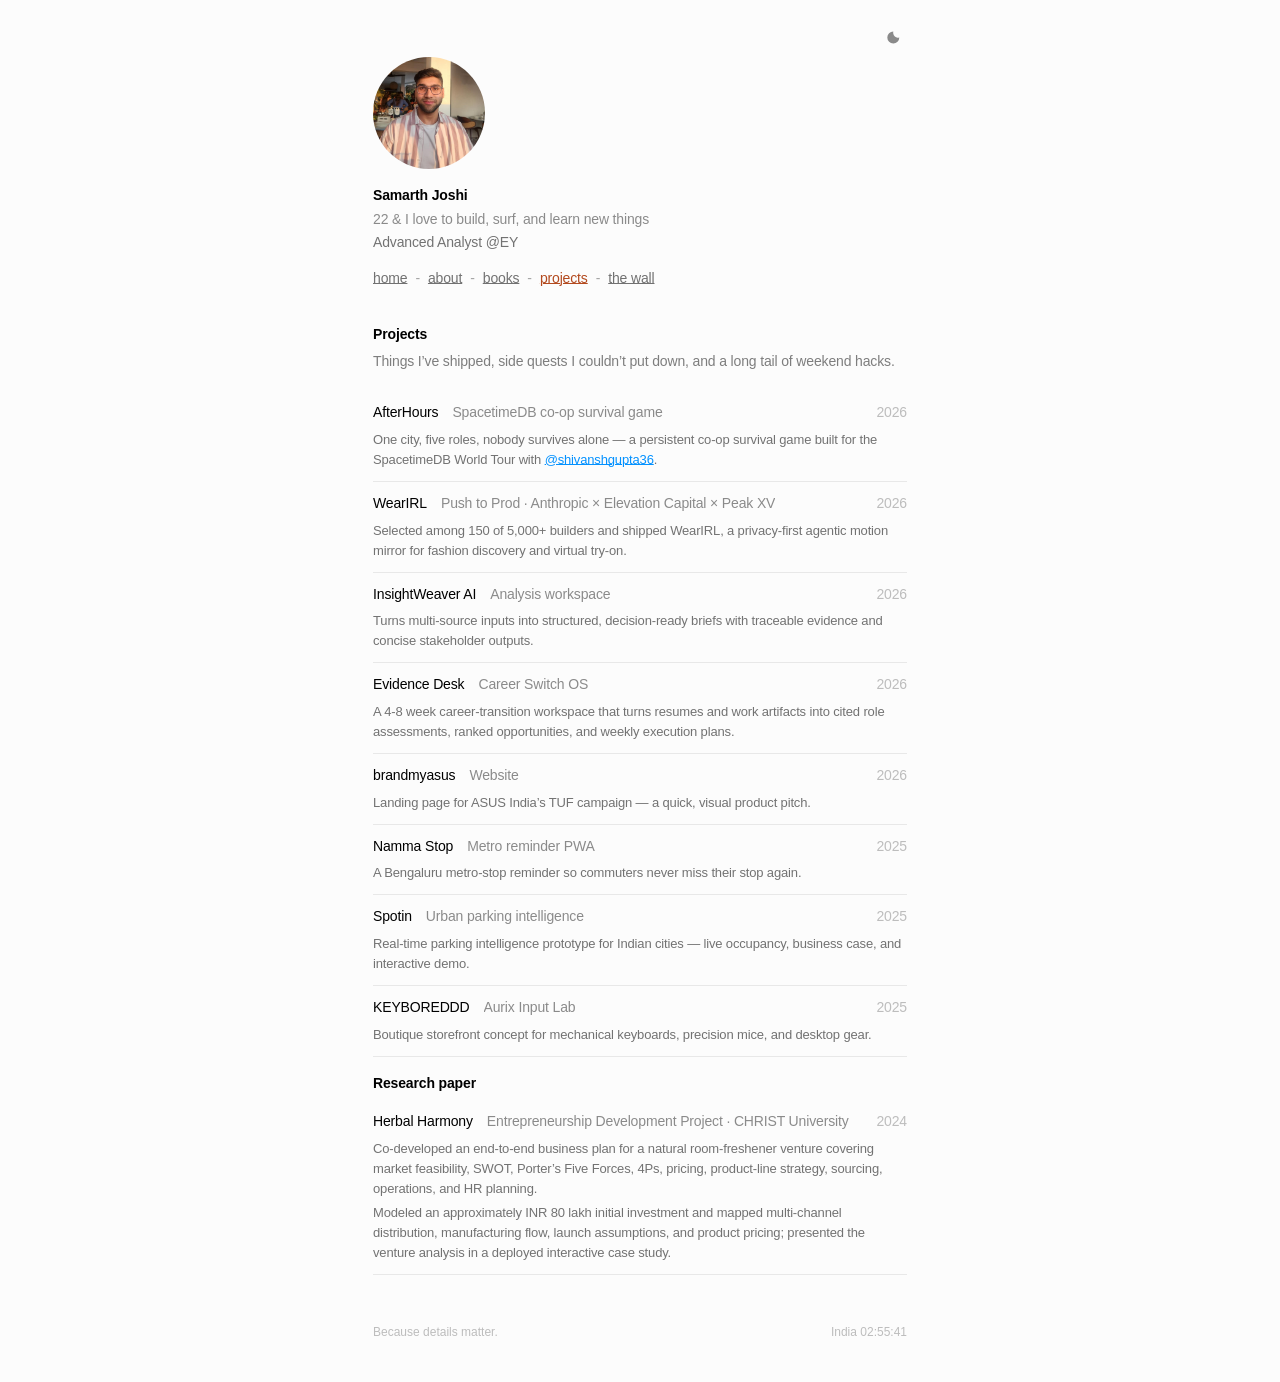
<file: projects.html>
<!DOCTYPE html>
<html lang="en">
<head>
  <meta charset="UTF-8">
  <meta name="viewport" content="width=device-width, initial-scale=1.0">
  <title>Projects · Samarth Joshi</title>
  <meta name="description" content="Projects by Samarth Joshi.">
  <link rel="icon" type="image/jpeg" href="assets/samarth.jpg">
  <link rel="apple-touch-icon" href="assets/samarth.jpg">
  <link rel="stylesheet" href="styles.css">
  <script src="assets/theme.js"></script>
</head>
<body>
  <div class="main">
    <button class="theme-toggle" type="button" aria-label="Toggle color theme">
      <svg class="theme-icon-moon" width="16" height="16" viewBox="0 0 16 16" aria-hidden="true"><path d="M12.3 9.6a5 5 0 0 1-6-6 6 6 0 1 0 6 6z" fill="currentColor"/></svg>
      <svg class="theme-icon-sun" width="16" height="16" viewBox="0 0 16 16" aria-hidden="true"><circle cx="8" cy="8" r="3" fill="currentColor"/><g stroke="currentColor" stroke-width="1.4" stroke-linecap="round"><line x1="8" y1="1.8" x2="8" y2="3.2"/><line x1="8" y1="12.8" x2="8" y2="14.2"/><line x1="1.8" y1="8" x2="3.2" y2="8"/><line x1="12.8" y1="8" x2="14.2" y2="8"/><line x1="3.5" y1="3.5" x2="4.5" y2="4.5"/><line x1="11.5" y1="11.5" x2="12.5" y2="12.5"/><line x1="3.5" y1="12.5" x2="4.5" y2="11.5"/><line x1="11.5" y1="4.5" x2="12.5" y2="3.5"/></g></svg>
    </button>
    <div class="content">
      <header class="header">
        <a class="avatar" href="index.html" aria-label="Home">
          <img src="assets/samarth.jpg" alt="Portrait of Samarth Joshi" onerror="this.onerror=null;this.src='assets/avatar.svg';">
        </a>
        <div>
          <h1>Samarth Joshi</h1>
          <p>22 &amp; I love to build, surf, and learn new things</p>
          <p class="role-line">Advanced Analyst @EY</p>
        </div>
      </header>

      <nav class="tabs" aria-label="Section navigation">
        <a href="index.html">home</a>
        <span class="sep">-</span>
        <a href="about.html">about</a>
        <span class="sep">-</span>
        <a href="books.html">books</a>
        <span class="sep">-</span>
        <a href="projects.html" class="active">projects</a>
        <span class="sep">-</span>
        <a href="cool-stuff.html">the wall</a>
      </nav>

      <section class="work">
        <h2>Projects</h2>
        <p class="lede">Things I&rsquo;ve shipped, side quests I couldn&rsquo;t put down, and a long tail of weekend hacks.</p>
        <ul>
          <li>
            <a class="row" href="https://afterhours-dun.vercel.app" target="_blank" rel="noopener">
              <span class="company">AfterHours</span>
              <span class="role">SpacetimeDB co-op survival game</span>
              <span class="period">2026</span>
            </a>
            <p class="proj-desc">One city, five roles, nobody survives alone &mdash; a persistent co-op survival game built for the SpacetimeDB World Tour with <a href="https://x.com/shivanshgupta36" target="_blank" rel="noopener">@shivanshgupta36</a>.</p>
          </li>
          <li>
            <a class="row" href="https://wearirl.vercel.app/" target="_blank" rel="noopener">
              <span class="company">WearIRL</span>
              <span class="role">Push to Prod &middot; Anthropic &times; Elevation Capital &times; Peak XV</span>
              <span class="period">2026</span>
            </a>
            <p class="proj-desc">Selected among 150 of 5,000+ builders and shipped WearIRL, a privacy-first agentic motion mirror for fashion discovery and virtual try-on.</p>
          </li>
          <li>
            <a class="row" href="https://insightweaver-ai.vercel.app" target="_blank" rel="noopener">
              <span class="company">InsightWeaver AI</span>
              <span class="role">Analysis workspace</span>
              <span class="period">2026</span>
            </a>
            <p class="proj-desc">Turns multi-source inputs into structured, decision-ready briefs with traceable evidence and concise stakeholder outputs.</p>
          </li>
          <li>
            <a class="row" href="https://evidence-desk-career-switch-2i2v0f9zc-shiz7s-projects.vercel.app/" target="_blank" rel="noopener">
              <span class="company">Evidence Desk</span>
              <span class="role">Career Switch OS</span>
              <span class="period">2026</span>
            </a>
            <p class="proj-desc">A 4-8 week career-transition workspace that turns resumes and work artifacts into cited role assessments, ranked opportunities, and weekly execution plans.</p>
          </li>
          <li>
            <a class="row" href="https://www.brandmyasus.in/" target="_blank" rel="noopener">
              <span class="company">brandmyasus</span>
              <span class="role">Website</span>
              <span class="period">2026</span>
            </a>
            <p class="proj-desc">Landing page for ASUS India&rsquo;s TUF campaign &mdash; a quick, visual product pitch.</p>
          </li>
          <li>
            <a class="row" href="https://namma-stop.vercel.app/" target="_blank" rel="noopener">
              <span class="company">Namma Stop</span>
              <span class="role">Metro reminder PWA</span>
              <span class="period">2025</span>
            </a>
            <p class="proj-desc">A Bengaluru metro-stop reminder so commuters never miss their stop again.</p>
          </li>
          <li>
            <a class="row" href="https://samarthjo.github.io/Spotin/" target="_blank" rel="noopener">
              <span class="company">Spotin</span>
              <span class="role">Urban parking intelligence</span>
              <span class="period">2025</span>
            </a>
            <p class="proj-desc">Real-time parking intelligence prototype for Indian cities &mdash; live occupancy, business case, and interactive demo.</p>
          </li>
          <li>
            <a class="row" href="https://samarthjo.github.io/KEYBOREDDD" target="_blank" rel="noopener">
              <span class="company">KEYBOREDDD</span>
              <span class="role">Aurix Input Lab</span>
              <span class="period">2025</span>
            </a>
            <p class="proj-desc">Boutique storefront concept for mechanical keyboards, precision mice, and desktop gear.</p>
          </li>
        </ul>
      </section>

      <section class="work">
        <h2>Research paper</h2>
        <ul>
          <li>
            <a class="row" href="https://herbalharmony-research.netlify.app/" target="_blank" rel="noopener">
              <span class="company">Herbal Harmony</span>
              <span class="role">Entrepreneurship Development Project &middot; CHRIST University</span>
              <span class="period">2024</span>
            </a>
            <p class="proj-desc">Co-developed an end-to-end business plan for a natural room-freshener venture covering market feasibility, SWOT, Porter&rsquo;s Five Forces, 4Ps, pricing, product-line strategy, sourcing, operations, and HR planning.</p>
            <p class="proj-desc">Modeled an approximately INR 80 lakh initial investment and mapped multi-channel distribution, manufacturing flow, launch assumptions, and product pricing; presented the venture analysis in a deployed interactive case study.</p>
          </li>
        </ul>
      </section>
    </div>

    <footer class="footer">
      <p>Because <span class="details">details<span class="tooltip">Like this one.</span></span> matter.</p>
      <p class="clock">India <span id="clock-time">00:00:00</span></p>
    </footer>
  </div>
  <script>
    (function () {
      var clockEl = document.getElementById('clock-time');
      var fmt = new Intl.DateTimeFormat('en-GB', {
        timeZone: 'Asia/Kolkata',
        hour: '2-digit', minute: '2-digit', second: '2-digit', hour12: false
      });
      function tick() { clockEl.textContent = fmt.format(new Date()); }
      tick();
      setInterval(tick, 1000);
    })();
  </script>
</body>
</html>
</file>
<file: styles.css>
:root {
  --ease-out: cubic-bezier(0.25, 1, 0.5, 1);
  --duration-fast: 150ms;
  --duration-instant: 120ms;
  --accent: #0391FF;
  --accent-hover: #4db4ff;
}

* {
  margin: 0;
  padding: 0;
  box-sizing: border-box;
}

body {
  background: #FCFCFC;
  font-family: -apple-system, BlinkMacSystemFont, 'SF Pro Text', 'SF Pro Display', 'Helvetica Neue', sans-serif;
  font-size: 14px;
  line-height: 21.7px;
  letter-spacing: -0.15px;
  color: rgba(0, 0, 0, 0.45);
  -webkit-font-smoothing: antialiased;
}

.main {
  max-width: 582px;
  min-height: 100vh;
  margin: 0 auto;
  padding: 57px 24px 40px;
  display: flex;
  flex-direction: column;
  position: relative;
}

/* Theme toggle */
.theme-toggle {
  position: absolute;
  top: 20px;
  right: 20px;
  padding: 8px;
  background: transparent;
  border: none;
  cursor: pointer;
  color: rgba(0, 0, 0, 0.45);
  display: inline-flex;
  align-items: center;
  justify-content: center;
  border-radius: 8px;
  transition: color var(--duration-instant) var(--ease-out), background var(--duration-instant) var(--ease-out);
  z-index: 5;
}

.theme-toggle:hover {
  color: rgba(0, 0, 0, 0.85);
  background: rgba(0, 0, 0, 0.04);
}

.theme-toggle svg { display: block; }
.theme-toggle .theme-icon-sun { display: none; }

:root[data-theme="dark"] .theme-toggle .theme-icon-moon { display: none; }
:root[data-theme="dark"] .theme-toggle .theme-icon-sun { display: block; }

.content {
  display: flex;
  flex-direction: column;
  gap: 34px;
}

.header {
  display: flex;
  flex-direction: column;
  align-items: flex-start;
  gap: 16px;
}

.header > div {
  display: flex;
  flex-direction: column;
  gap: 2px;
}

.header .avatar {
  width: 112px;
  height: 112px;
  border-radius: 50%;
  overflow: hidden;
  display: block;
  flex-shrink: 0;
  text-decoration: none;
}

.header .avatar img {
  width: 100%;
  height: 100%;
  object-fit: cover;
  object-position: center 30%;
  display: block;
  transform: scale(1.15);
  transform-origin: center 30%;
  image-rendering: -webkit-optimize-contrast;
}

.header h1 {
  font-size: 14px;
  font-weight: 600;
  color: #000;
  line-height: 21.7px;
  letter-spacing: -0.15px;
}

.header p {
  color: rgba(0, 0, 0, 0.45);
}

.header .role-line {
  color: rgba(0, 0, 0, 0.55);
  font-weight: 500;
}

.intro p {
  color: rgba(0, 0, 0, 0.6);
}

.intro p + p {
  padding-top: 14px;
}

a {
  color: var(--accent);
  text-decoration: underline;
  text-decoration-thickness: from-font;
  text-underline-position: from-font;
  transition: color var(--duration-instant) var(--ease-out);
}

a:hover {
  color: var(--accent-hover);
}

.work + .work {
  margin-top: -18px;
}

.work h2 {
  font-size: 14px;
  font-weight: 600;
  color: #000;
  line-height: 21.7px;
  letter-spacing: -0.15px;
  padding-bottom: 6px;
}

.work .lede {
  color: rgba(0, 0, 0, 0.5);
  padding-bottom: 18px;
}

.work ul {
  list-style: none;
}

.work li {
  transition: opacity var(--duration-fast) var(--ease-out);
  padding: 11px 0;
}

.work ul:has(a.row:hover) li {
  opacity: 0.3;
}

.work ul:has(a.row:hover) li:has(a.row:hover) {
  opacity: 1;
}

.work .row {
  display: flex;
  align-items: baseline;
  gap: 14px;
  white-space: nowrap;
  text-decoration: none;
  color: inherit;
}

div.row {
  cursor: default;
}

.work li + li {
  border-top: 1px solid rgba(0, 0, 0, 0.08);
}

.work li:last-child {
  border-bottom: 1px solid rgba(0, 0, 0, 0.08);
}

.work .company {
  color: #000;
  flex-shrink: 0;
}

.work a.row:hover .company {
  text-decoration: underline;
  text-decoration-thickness: from-font;
  text-underline-position: from-font;
}

.work .role {
  color: rgba(0, 0, 0, 0.45);
  overflow: hidden;
  text-overflow: ellipsis;
}

.work .period {
  color: rgba(0, 0, 0, 0.25);
  margin-left: auto;
  flex-shrink: 0;
}

.work .proj-desc {
  color: rgba(0, 0, 0, 0.55);
  padding-top: 6px;
  font-size: 13px;
  line-height: 20px;
  white-space: normal;
}

.work .proj-desc + .proj-desc {
  padding-top: 4px;
}

.footer {
  margin-top: auto;
  padding-top: 48px;
  display: flex;
  align-items: flex-start;
  justify-content: space-between;
}

.footer p {
  font-size: 12px;
  line-height: 18.6px;
  letter-spacing: 0;
  color: rgba(0, 0, 0, 0.25);
}

.footer .details {
  position: relative;
  cursor: default;
  transition: color var(--duration-instant) var(--ease-out);
}

.footer .details:hover {
  color: rgba(0, 0, 0, 0.45);
  text-decoration: underline;
  text-decoration-thickness: from-font;
  text-underline-position: from-font;
}

.footer .tooltip {
  position: absolute;
  bottom: calc(100% + 6px);
  left: 50%;
  transform: translateX(-50%) translateY(2px);
  background: #fff;
  border: 1px solid rgba(0, 0, 0, 0.08);
  border-radius: 6px;
  padding: 3px 8px;
  white-space: nowrap;
  font-size: 12px;
  line-height: 18.6px;
  color: rgba(0, 0, 0, 0.45);
  box-shadow: 0 2px 8px rgba(0, 0, 0, 0.04);
  transform-origin: center bottom;
  opacity: 0;
  pointer-events: none;
  transition: opacity var(--duration-fast) var(--ease-out), transform var(--duration-fast) var(--ease-out);
}

.footer .details:hover .tooltip {
  opacity: 1;
  transform: translateX(-50%) translateY(0);
}

.footer .clock {
  font-variant-numeric: tabular-nums;
}

/* Tabs */
.tabs {
  display: flex;
  align-items: center;
  gap: 8px;
  flex-wrap: wrap;
  font-size: 14px;
  line-height: 21.7px;
  letter-spacing: -0.15px;
  margin-top: -20px;
}

.tabs a {
  color: rgba(0, 0, 0, 0.55);
  text-decoration: underline;
  text-decoration-thickness: from-font;
  text-underline-position: from-font;
  transition: color var(--duration-instant) var(--ease-out);
}

.tabs a:hover {
  color: #000;
}

.tabs a.active {
  color: #B34A1F;
  font-weight: 500;
}

.tabs .sep {
  color: rgba(0, 0, 0, 0.35);
  user-select: none;
}

/* About */
.about h2 {
  font-size: 14px;
  font-weight: 600;
  color: #000;
  line-height: 21.7px;
  letter-spacing: -0.15px;
  padding-bottom: 12px;
}

.about p {
  color: rgba(0, 0, 0, 0.6);
}

.about p + p {
  padding-top: 14px;
}

.about .mini-h {
  font-size: 14px;
  font-weight: 600;
  color: #000;
  line-height: 21.7px;
  letter-spacing: -0.15px;
  margin-top: 24px;
  padding-bottom: 4px;
}

.about .mini-h + .resume-line {
  padding-top: 0;
}

.about .resume-line + p {
  padding-top: 20px;
}

/* Empty / placeholder pages */
.empty h2 {
  font-size: 14px;
  font-weight: 600;
  color: #000;
  line-height: 21.7px;
  letter-spacing: -0.15px;
  padding-bottom: 12px;
}

.empty p {
  color: rgba(0, 0, 0, 0.45);
}

/* Cool stuff feed */
.cool h2 {
  font-size: 14px;
  font-weight: 600;
  color: #000;
  line-height: 21.7px;
  letter-spacing: -0.15px;
  padding-bottom: 6px;
}

.cool .lede {
  color: rgba(0, 0, 0, 0.45);
  padding-bottom: 24px;
}

.cool .post {
  padding-top: 20px;
  padding-bottom: 24px;
  border-top: 1px solid rgba(0, 0, 0, 0.08);
}

.cool .post:last-child {
  border-bottom: 1px solid rgba(0, 0, 0, 0.08);
}

.cool .post-head {
  display: flex;
  align-items: baseline;
  justify-content: space-between;
  gap: 12px;
  padding-bottom: 10px;
}

.cool .post-head h3 {
  font-size: 14px;
  font-weight: 600;
  color: #000;
  line-height: 21.7px;
  letter-spacing: -0.15px;
}

.cool .post-head time {
  font-size: 12px;
  color: rgba(0, 0, 0, 0.35);
  font-variant-numeric: tabular-nums;
  flex-shrink: 0;
}

.cool .post-body p {
  color: rgba(0, 0, 0, 0.6);
}

.cool .post-body p + p {
  padding-top: 8px;
}

.cool .post-media {
  margin-top: 18px;
  display: grid;
  grid-template-columns: repeat(2, 1fr);
  gap: 10px;
}

.cool .post-media figure {
  margin: 0;
  border-radius: 8px;
  overflow: hidden;
  background: #f2f0ec;
  aspect-ratio: 4 / 5;
  box-shadow:
    0 1px 2px rgba(0, 0, 0, 0.04),
    0 6px 18px rgba(0, 0, 0, 0.06);
}

.cool .post-media img,
.cool .post-media video {
  width: 100%;
  height: 100%;
  object-fit: cover;
  display: block;
}

.cool .post-media .post-video {
  grid-column: 1 / -1;
  aspect-ratio: 16 / 9;
  background: #000;
}

.cool .post-media .post-video video {
  object-fit: contain;
  background: #000;
}

.cool .post-media:not(:has(.post-video)) figure:nth-child(3):last-child {
  grid-column: 1 / -1;
  aspect-ratio: 16 / 10;
}

@media (max-width: 520px) {
  .cool .post-media {
    grid-template-columns: 1fr;
  }
}

/* Books page */
.books-page h2 {
  font-size: 14px;
  font-weight: 600;
  color: #000;
  line-height: 21.7px;
  letter-spacing: -0.15px;
  padding-bottom: 6px;
}

.books-page .lede {
  color: rgba(0, 0, 0, 0.45);
  padding-bottom: 28px;
}

.book-grid {
  display: grid;
  grid-template-columns: repeat(3, 1fr);
  gap: 32px 24px;
}

.book {
  display: flex;
  flex-direction: column;
  gap: 12px;
  margin: 0;
}

.book .cover {
  display: block;
  aspect-ratio: 2 / 3;
  background: #f2f0ec;
  border-radius: 3px;
  overflow: hidden;
  box-shadow:
    0 1px 2px rgba(0, 0, 0, 0.05),
    0 6px 18px rgba(0, 0, 0, 0.08);
  transition: transform var(--duration-fast) var(--ease-out);
}

.book:hover .cover {
  transform: translateY(-2px);
}

.book .cover img {
  width: 100%;
  height: 100%;
  object-fit: cover;
  display: block;
}

.book figcaption {
  display: flex;
  flex-direction: column;
  gap: 2px;
}

.book .title {
  color: #000;
  font-weight: 600;
  font-size: 14px;
  line-height: 20px;
  letter-spacing: -0.15px;
}

.book .author {
  color: rgba(0, 0, 0, 0.45);
  font-size: 13px;
}

.book .status {
  margin-top: 6px;
  font-size: 11px;
  line-height: 16px;
  letter-spacing: 0.4px;
  text-transform: uppercase;
  color: rgba(0, 0, 0, 0.55);
  align-self: flex-start;
  padding: 2px 8px;
  border-radius: 999px;
  background: rgba(0, 0, 0, 0.05);
}

.book .status-reading {
  color: #B34A1F;
  background: rgba(179, 74, 31, 0.08);
}

.book .status-next {
  color: #866300;
  background: rgba(184, 138, 6, 0.08);
}

.book .status-read {
  color: rgba(0, 0, 0, 0.5);
  background: rgba(0, 0, 0, 0.05);
}

@media (max-width: 520px) {
  .book-grid {
    grid-template-columns: repeat(2, 1fr);
  }
}

@media (prefers-reduced-motion: reduce) {
  *,
  *::before,
  *::after {
    transition-duration: 0.01ms !important;
    animation-duration: 0.01ms !important;
    animation-iteration-count: 1 !important;
    scroll-behavior: auto !important;
  }
}

/* =========================
   The wall (cool-stuff page)
   ========================= */

:root {
  --wall-cream: #f5eee0;
  --wall-ink: #2b1a20;
  --wall-ink-soft: #6d5a5f;
  --wall-outline: #2b1a20;
  --wall-pink: #f8c8d5;
  --wall-yellow: #f5c445;
  --wall-teal: #b8ecd8;
  --wall-peach: #fce6c9;
  --wall-green: #2e6a55;
  --wall-cream-card: #fffbf0;
  --wall-hot: #e13f7a;
}

body.cool-page {
  background: var(--wall-cream);
  color: var(--wall-ink);
  background-image:
    radial-gradient(rgba(43, 26, 32, 0.06) 1px, transparent 1px);
  background-size: 22px 22px;
}

body.cool-page .main {
  max-width: 960px;
}

body.cool-page .header h1,
body.cool-page .header p,
body.cool-page .header .role-line,
body.cool-page .tabs a,
body.cool-page .tabs .sep,
body.cool-page .footer p {
  color: var(--wall-ink);
}

body.cool-page .header p {
  color: rgba(43, 26, 32, 0.6);
}

body.cool-page .header .role-line {
  color: rgba(43, 26, 32, 0.7);
}

body.cool-page .tabs a {
  color: rgba(43, 26, 32, 0.65);
}

body.cool-page .tabs a:hover {
  color: var(--wall-ink);
}

body.cool-page .tabs a.active {
  color: var(--wall-hot);
}

body.cool-page .footer p {
  color: rgba(43, 26, 32, 0.5);
}

.wall {
  padding-top: 8px;
}

.wall-hero {
  position: relative;
  text-align: center;
  padding: 40px 0 24px;
}

.wall-title {
  font-family: 'Bagel Fat One', 'Fraunces', ui-serif, serif;
  font-weight: 400;
  font-size: clamp(64px, 12vw, 128px);
  line-height: 0.92;
  letter-spacing: -0.02em;
  color: var(--wall-ink);
  text-shadow: 4px 4px 0 rgba(43, 26, 32, 0.08);
}

.wall-lede {
  max-width: 480px;
  margin: 14px auto 0;
  color: var(--wall-ink-soft);
  font-size: 15px;
  line-height: 1.55;
}

.wall-sparkle {
  position: absolute;
  font-size: 20px;
  color: var(--wall-ink);
  opacity: 0.55;
  pointer-events: none;
}

.wall-sparkle-a { top: 24px; left: 8%; font-size: 24px; }
.wall-sparkle-b { top: 12%; right: 6%; font-size: 18px; }
.wall-sparkle-c { bottom: 24px; left: 12%; font-size: 16px; }

.sticker {
  position: absolute;
  padding: 6px 12px;
  font-family: 'Bagel Fat One', system-ui, sans-serif;
  font-weight: 400;
  font-size: 12px;
  letter-spacing: 0.02em;
  color: var(--wall-ink);
  background: #fff;
  border: 2px solid var(--wall-outline);
  border-radius: 999px;
  box-shadow: 3px 3px 0 rgba(43, 26, 32, 0.15);
  white-space: nowrap;
}

.sticker-a { top: 4px; left: 6%; background: var(--wall-peach); transform: rotate(-6deg); }
.sticker-b { top: 40px; right: 8%; background: var(--wall-teal); transform: rotate(5deg); }
.sticker-c { bottom: 12px; right: 14%; background: var(--wall-pink); transform: rotate(-3deg); }

@media (max-width: 640px) {
  .sticker-b { top: 8px; right: 4%; }
  .sticker-c { display: none; }
}

.wall-marquee {
  margin: 28px -24px 24px;
  padding: 12px 0;
  background: var(--wall-yellow);
  border-top: 2px solid var(--wall-outline);
  border-bottom: 2px solid var(--wall-outline);
  overflow: hidden;
  transform: rotate(-1.2deg);
}

.wall-marquee-track {
  display: flex;
  gap: 0;
  white-space: nowrap;
  animation: wall-marquee 28s linear infinite;
  font-family: 'Bagel Fat One', system-ui, sans-serif;
  font-size: 20px;
  color: var(--wall-ink);
  text-transform: uppercase;
  letter-spacing: 0.04em;
}

.wall-marquee-track span {
  flex-shrink: 0;
  padding-right: 8px;
}

@keyframes wall-marquee {
  from { transform: translateX(0); }
  to   { transform: translateX(-50%); }
}

.wall-count-wrap {
  display: flex;
  justify-content: center;
  padding: 8px 0 24px;
}

.wall-count {
  padding: 6px 16px;
  background: #fff;
  border: 2px solid var(--wall-outline);
  border-radius: 999px;
  font-family: 'Bagel Fat One', system-ui, sans-serif;
  font-size: 13px;
  color: var(--wall-ink);
}

.wall-grid {
  column-gap: 20px;
  column-count: 1;
}

@media (min-width: 640px) {
  .wall-grid { column-count: 2; }
}

@media (min-width: 900px) {
  .wall-grid { column-count: 3; }
}

.wall-card {
  break-inside: avoid;
  position: relative;
  margin: 18px 0;
  padding: 22px 20px 18px;
  border: 2px solid var(--wall-outline);
  border-radius: 18px;
  box-shadow: 4px 5px 0 rgba(43, 26, 32, 0.16);
  color: var(--wall-ink);
  transition: transform 180ms cubic-bezier(0.25, 1, 0.5, 1), box-shadow 180ms cubic-bezier(0.25, 1, 0.5, 1);
}

.wall-card:hover {
  transform: translate(-1px, -3px) rotate(-0.4deg);
  box-shadow: 6px 8px 0 rgba(43, 26, 32, 0.2);
}

.wall-card--pink   { background: var(--wall-pink); }
.wall-card--yellow { background: var(--wall-yellow); }
.wall-card--teal   { background: var(--wall-teal); }
.wall-card--peach  { background: var(--wall-peach); }
.wall-card--cream  { background: var(--wall-cream-card); }
.wall-card--green  { background: var(--wall-green); color: #f5efe0; }

.wall-card--green .wall-card-eyebrow,
.wall-card--green p { color: #f5efe0; }

/* Featured build card (AFTERHOURS) — full-width in the grid, Midnight Moonshot palette */
body.cool-page .wall-card--feature {
  column-span: all;
  display: block;
  text-decoration: none;
  color: #f5f0e2;
  background:
    radial-gradient(ellipse 90% 55% at 50% 108%, rgba(74, 222, 128, 0.42) 0%, rgba(74, 222, 128, 0.12) 40%, transparent 62%),
    radial-gradient(circle at 16% 18%, rgba(74, 222, 128, 0.08), transparent 42%),
    linear-gradient(180deg, #05050a 0%, #070a08 100%);
  padding: 38px 30px 30px;
  box-shadow: 6px 8px 0 rgba(43, 26, 32, 0.26);
  position: relative;
  overflow: hidden;
  min-height: 320px;
}

body.cool-page .wall-card--feature:hover { color: #f5f0e2; }

body.cool-page .wall-card--feature::before,
body.cool-page .wall-card--feature::after {
  content: "\2726";
  position: absolute;
  color: #4ade80;
  opacity: 0.55;
  pointer-events: none;
}

body.cool-page .wall-card--feature::before { top: 60px; right: 22px; font-size: 14px; }
body.cool-page .wall-card--feature::after  { bottom: 110px; left: 18px; font-size: 11px; }

body.cool-page .wall-card--feature .wall-card-num {
  background: #4ade80;
  color: #05050a;
  font-size: 18px;
  width: 40px;
  height: 40px;
}

body.cool-page .wall-card--feature .wall-card-eyebrow {
  color: rgba(245, 240, 226, 0.65);
  padding-top: 8px;
  font-size: 13px;
  letter-spacing: 0.04em;
  text-transform: uppercase;
}

body.cool-page .wall-card--feature h3 {
  color: #ffffff;
  font-family: 'Bagel Fat One', system-ui, sans-serif;
  font-size: clamp(40px, 6vw, 68px);
  line-height: 0.94;
  letter-spacing: -0.02em;
  padding: 6px 0 12px;
  text-shadow: 3px 4px 0 rgba(0, 0, 0, 0.4);
}

body.cool-page .wall-card--feature .wall-card-tagline {
  font-family: 'Fraunces', ui-serif, serif;
  font-style: italic;
  font-weight: 700;
  font-size: clamp(20px, 2.6vw, 28px);
  line-height: 1.25;
  color: #4ade80;
  padding-bottom: 14px;
  max-width: 640px;
}

body.cool-page .wall-card--feature p {
  color: rgba(245, 240, 226, 0.9);
  font-size: 15px;
  line-height: 1.6;
  max-width: 640px;
}

body.cool-page .wall-card--feature .wall-mention {
  color: #4ade80;
  font-weight: 600;
}

body.cool-page .wall-card--feature .wall-card-imgs {
  grid-template-columns: repeat(4, 1fr);
  gap: 8px;
  margin-top: 20px;
}

body.cool-page .wall-card--feature .wall-card-imgs img {
  border-color: rgba(245, 240, 226, 0.9);
  background: #0a0d0b;
  aspect-ratio: 1 / 1;
}

body.cool-page .wall-card--feature .wall-dashed {
  border-top-color: rgba(245, 240, 226, 0.25);
  margin-top: 18px;
}

body.cool-page .wall-card--feature .wall-card-foot .handle {
  background: #4ade80;
  color: #05050a;
  font-size: 13px;
  padding: 8px 16px;
  box-shadow: 2px 2px 0 rgba(43, 26, 32, 0.3);
}

body.cool-page .wall-card--feature:hover .handle {
  transform: translate(-1px, -2px);
  box-shadow: 4px 4px 0 rgba(43, 26, 32, 0.35);
}

@media (max-width: 640px) {
  body.cool-page .wall-card--feature { padding: 32px 22px 24px; }
  body.cool-page .wall-card--feature .wall-card-imgs {
    grid-template-columns: 1fr 1fr;
  }
}

/* =========================
   Dark mode
   ========================= */

:root[data-theme="dark"] body {
  background: #0e0e10;
  color: rgba(245, 240, 226, 0.6);
}

:root[data-theme="dark"] .header h1 { color: #f5f0e2; }
:root[data-theme="dark"] .header p { color: rgba(245, 240, 226, 0.55); }
:root[data-theme="dark"] .header .role-line { color: rgba(245, 240, 226, 0.7); }

:root[data-theme="dark"] .tabs a { color: rgba(245, 240, 226, 0.55); }
:root[data-theme="dark"] .tabs a:hover { color: #f5f0e2; }
:root[data-theme="dark"] .tabs a.active { color: #ff9558; }
:root[data-theme="dark"] .tabs .sep { color: rgba(245, 240, 226, 0.3); }

:root[data-theme="dark"] .intro p { color: rgba(245, 240, 226, 0.75); }

:root[data-theme="dark"] a { color: #74baff; }
:root[data-theme="dark"] a:hover { color: #a7d3ff; }

:root[data-theme="dark"] .work h2 { color: #f5f0e2; }
:root[data-theme="dark"] .work .lede { color: rgba(245, 240, 226, 0.55); }
:root[data-theme="dark"] .work .company { color: #f5f0e2; }
:root[data-theme="dark"] .work .role { color: rgba(245, 240, 226, 0.55); }
:root[data-theme="dark"] .work .period { color: rgba(245, 240, 226, 0.35); }
:root[data-theme="dark"] .work li + li { border-top-color: rgba(245, 240, 226, 0.1); }
:root[data-theme="dark"] .work li:last-child { border-bottom-color: rgba(245, 240, 226, 0.1); }
:root[data-theme="dark"] .work .row-desc,
:root[data-theme="dark"] .work .proj-desc { color: rgba(245, 240, 226, 0.55); }

:root[data-theme="dark"] .about h2 { color: #f5f0e2; }
:root[data-theme="dark"] .about p { color: rgba(245, 240, 226, 0.75); }
:root[data-theme="dark"] .about .mini-h { color: #f5f0e2; }

:root[data-theme="dark"] .empty h2 { color: #f5f0e2; }
:root[data-theme="dark"] .empty p { color: rgba(245, 240, 226, 0.6); }

:root[data-theme="dark"] .books-page h2 { color: #f5f0e2; }
:root[data-theme="dark"] .books-page .lede { color: rgba(245, 240, 226, 0.55); }
:root[data-theme="dark"] .book .cover {
  background: #1c1c1f;
  box-shadow: 0 1px 2px rgba(0, 0, 0, 0.5), 0 6px 18px rgba(0, 0, 0, 0.4);
}
:root[data-theme="dark"] .book .title { color: #f5f0e2; }
:root[data-theme="dark"] .book .author { color: rgba(245, 240, 226, 0.55); }
:root[data-theme="dark"] .book .status {
  color: rgba(245, 240, 226, 0.6);
  background: rgba(245, 240, 226, 0.08);
}
:root[data-theme="dark"] .book .status-reading {
  color: #ff9558;
  background: rgba(255, 149, 88, 0.14);
}
:root[data-theme="dark"] .book .status-next {
  color: #f5c445;
  background: rgba(245, 196, 69, 0.14);
}
:root[data-theme="dark"] .book .status-read {
  color: rgba(245, 240, 226, 0.5);
  background: rgba(245, 240, 226, 0.06);
}

:root[data-theme="dark"] .footer p { color: rgba(245, 240, 226, 0.35); }
:root[data-theme="dark"] .footer .details:hover { color: rgba(245, 240, 226, 0.55); }
:root[data-theme="dark"] .footer .tooltip {
  background: #1c1c1f;
  border-color: rgba(245, 240, 226, 0.12);
  color: rgba(245, 240, 226, 0.55);
  box-shadow: 0 2px 8px rgba(0, 0, 0, 0.4);
}

:root[data-theme="dark"] .theme-toggle { color: rgba(245, 240, 226, 0.55); }
:root[data-theme="dark"] .theme-toggle:hover {
  color: #f5f0e2;
  background: rgba(245, 240, 226, 0.06);
}

/* Wall page in dark mode: deepen background, keep the sticker cards popping */
:root[data-theme="dark"] body.cool-page {
  background: #0a0a0c;
  color: rgba(245, 240, 226, 0.65);
  background-image: radial-gradient(rgba(245, 240, 226, 0.04) 1px, transparent 1px);
}
:root[data-theme="dark"] body.cool-page .header h1 { color: #f5f0e2; }
:root[data-theme="dark"] body.cool-page .header p { color: rgba(245, 240, 226, 0.55); }
:root[data-theme="dark"] body.cool-page .header .role-line { color: rgba(245, 240, 226, 0.7); }
:root[data-theme="dark"] body.cool-page .tabs a { color: rgba(245, 240, 226, 0.55); }
:root[data-theme="dark"] body.cool-page .tabs a:hover { color: #f5f0e2; }
:root[data-theme="dark"] body.cool-page .tabs a.active { color: #ff9558; }
:root[data-theme="dark"] body.cool-page .tabs .sep { color: rgba(245, 240, 226, 0.3); }
:root[data-theme="dark"] body.cool-page .footer p { color: rgba(245, 240, 226, 0.4); }
:root[data-theme="dark"] body.cool-page .theme-toggle { color: rgba(245, 240, 226, 0.55); }

:root[data-theme="dark"] .wall-title {
  color: #f5f0e2;
  text-shadow: 4px 4px 0 rgba(245, 240, 226, 0.06);
}
:root[data-theme="dark"] .wall-lede { color: rgba(245, 240, 226, 0.6); }
:root[data-theme="dark"] .wall-sparkle { color: rgba(245, 240, 226, 0.5); }
:root[data-theme="dark"] .wall-count {
  background: #1a1a1e;
  color: #f5f0e2;
  border-color: rgba(245, 240, 226, 0.35);
}
:root[data-theme="dark"] .wall-outro { color: rgba(245, 240, 226, 0.55); }

:root[data-theme="dark"] .wall-card {
  border-color: rgba(245, 240, 226, 0.35);
  box-shadow: 4px 5px 0 rgba(0, 0, 0, 0.45);
}
:root[data-theme="dark"] .wall-card:hover {
  box-shadow: 6px 8px 0 rgba(0, 0, 0, 0.55);
}
:root[data-theme="dark"] .wall-card-num,
:root[data-theme="dark"] .wall-card-foot .handle {
  border-color: rgba(245, 240, 226, 0.35);
}

.wall-card-date {
  position: absolute;
  top: -12px;
  left: 16px;
  padding: 4px 12px;
  background: var(--wall-cream-card);
  border: 2px solid var(--wall-outline);
  border-radius: 999px;
  font-family: 'Bagel Fat One', system-ui, sans-serif;
  font-size: 11px;
  letter-spacing: 0.04em;
  color: var(--wall-ink);
  z-index: 2;
}

.wall-card-num {
  position: absolute;
  top: -14px;
  right: 14px;
  width: 34px;
  height: 34px;
  display: grid;
  place-items: center;
  background: var(--wall-cream-card);
  border: 2px solid var(--wall-outline);
  border-radius: 50%;
  font-family: 'Bagel Fat One', system-ui, sans-serif;
  font-size: 12px;
  color: var(--wall-ink);
  z-index: 2;
}

.wall-card-eyebrow {
  font-size: 12px;
  color: rgba(43, 26, 32, 0.6);
  letter-spacing: 0.02em;
  padding-top: 6px;
}

.wall-card h3 {
  font-family: 'Bagel Fat One', 'Fraunces', ui-serif, serif;
  font-weight: 400;
  font-size: 22px;
  line-height: 1.1;
  color: inherit;
  padding: 4px 0 12px;
  letter-spacing: -0.005em;
}

.wall-card p {
  font-size: 14px;
  line-height: 1.55;
  color: rgba(43, 26, 32, 0.82);
}

.wall-card p a {
  color: var(--wall-hot);
  text-decoration: underline;
  text-decoration-thickness: 1.5px;
  text-underline-offset: 2px;
}

.wall-card--green p a { color: #f7c3d4; }

.wall-card p a:hover { opacity: 0.85; }

.wall-card-imgs {
  display: grid;
  grid-template-columns: 1fr 1fr;
  gap: 6px;
  margin-top: 14px;
}

.wall-card-imgs img {
  width: 100%;
  aspect-ratio: 1 / 1;
  object-fit: cover;
  display: block;
  border: 2px solid var(--wall-outline);
  border-radius: 8px;
  background: var(--wall-cream-card);
}

.wall-card-imgs img:nth-child(3):last-child {
  grid-column: 1 / -1;
  aspect-ratio: 16 / 10;
}

.wall-card-imgs--2 {
  grid-template-columns: 1fr 1fr;
}

.wall-card-imgs--2 img {
  aspect-ratio: 4 / 3;
}

.wall-card-imgs--4 {
  grid-template-columns: 1fr 1fr;
}

.wall-card-imgs--4 img {
  aspect-ratio: 1 / 1;
}

.wall-dashed {
  border: none;
  border-top: 2px dashed rgba(43, 26, 32, 0.35);
  margin: 14px 0 12px;
}

.wall-card--green .wall-dashed {
  border-top-color: rgba(245, 239, 224, 0.4);
}

.wall-card-foot {
  display: flex;
  justify-content: flex-end;
}

.wall-card-foot .handle {
  padding: 4px 12px;
  background: var(--wall-cream-card);
  border: 2px solid var(--wall-outline);
  border-radius: 999px;
  font-family: 'Bagel Fat One', system-ui, sans-serif;
  font-size: 11px;
  color: var(--wall-ink);
  text-decoration: none;
  letter-spacing: 0.02em;
  transition: transform 150ms cubic-bezier(0.25, 1, 0.5, 1);
}

.wall-card-foot .handle:hover {
  transform: translate(-1px, -1px);
  box-shadow: 2px 2px 0 rgba(43, 26, 32, 0.2);
}

.wall-outro {
  text-align: center;
  margin: 34px 0 8px;
  color: var(--wall-ink-soft);
  font-size: 14px;
}

.wall-outro a {
  color: var(--wall-hot);
  text-decoration: underline;
  text-decoration-thickness: 1.5px;
  text-underline-offset: 2px;
}

@media (prefers-reduced-motion: reduce) {
  .wall-marquee-track { animation: none; }
  .wall-card:hover { transform: none; }
}
</file>
